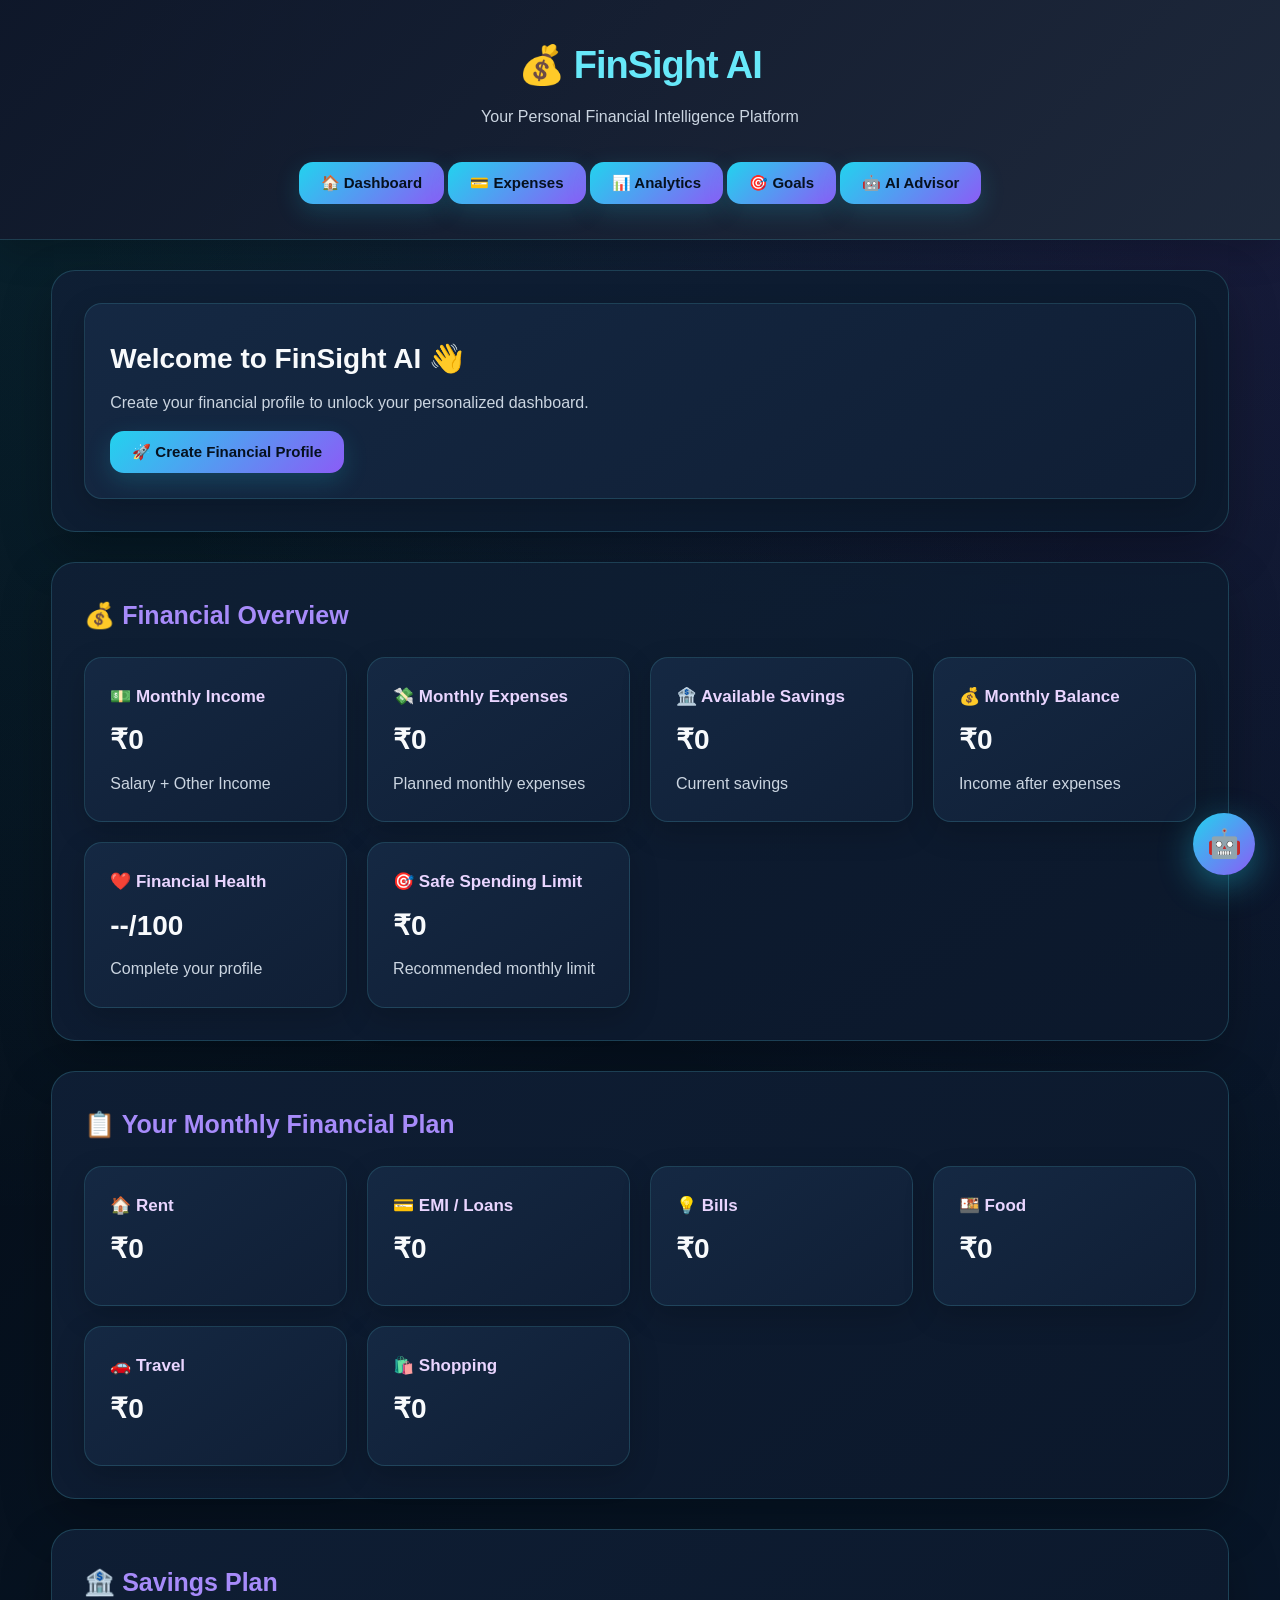
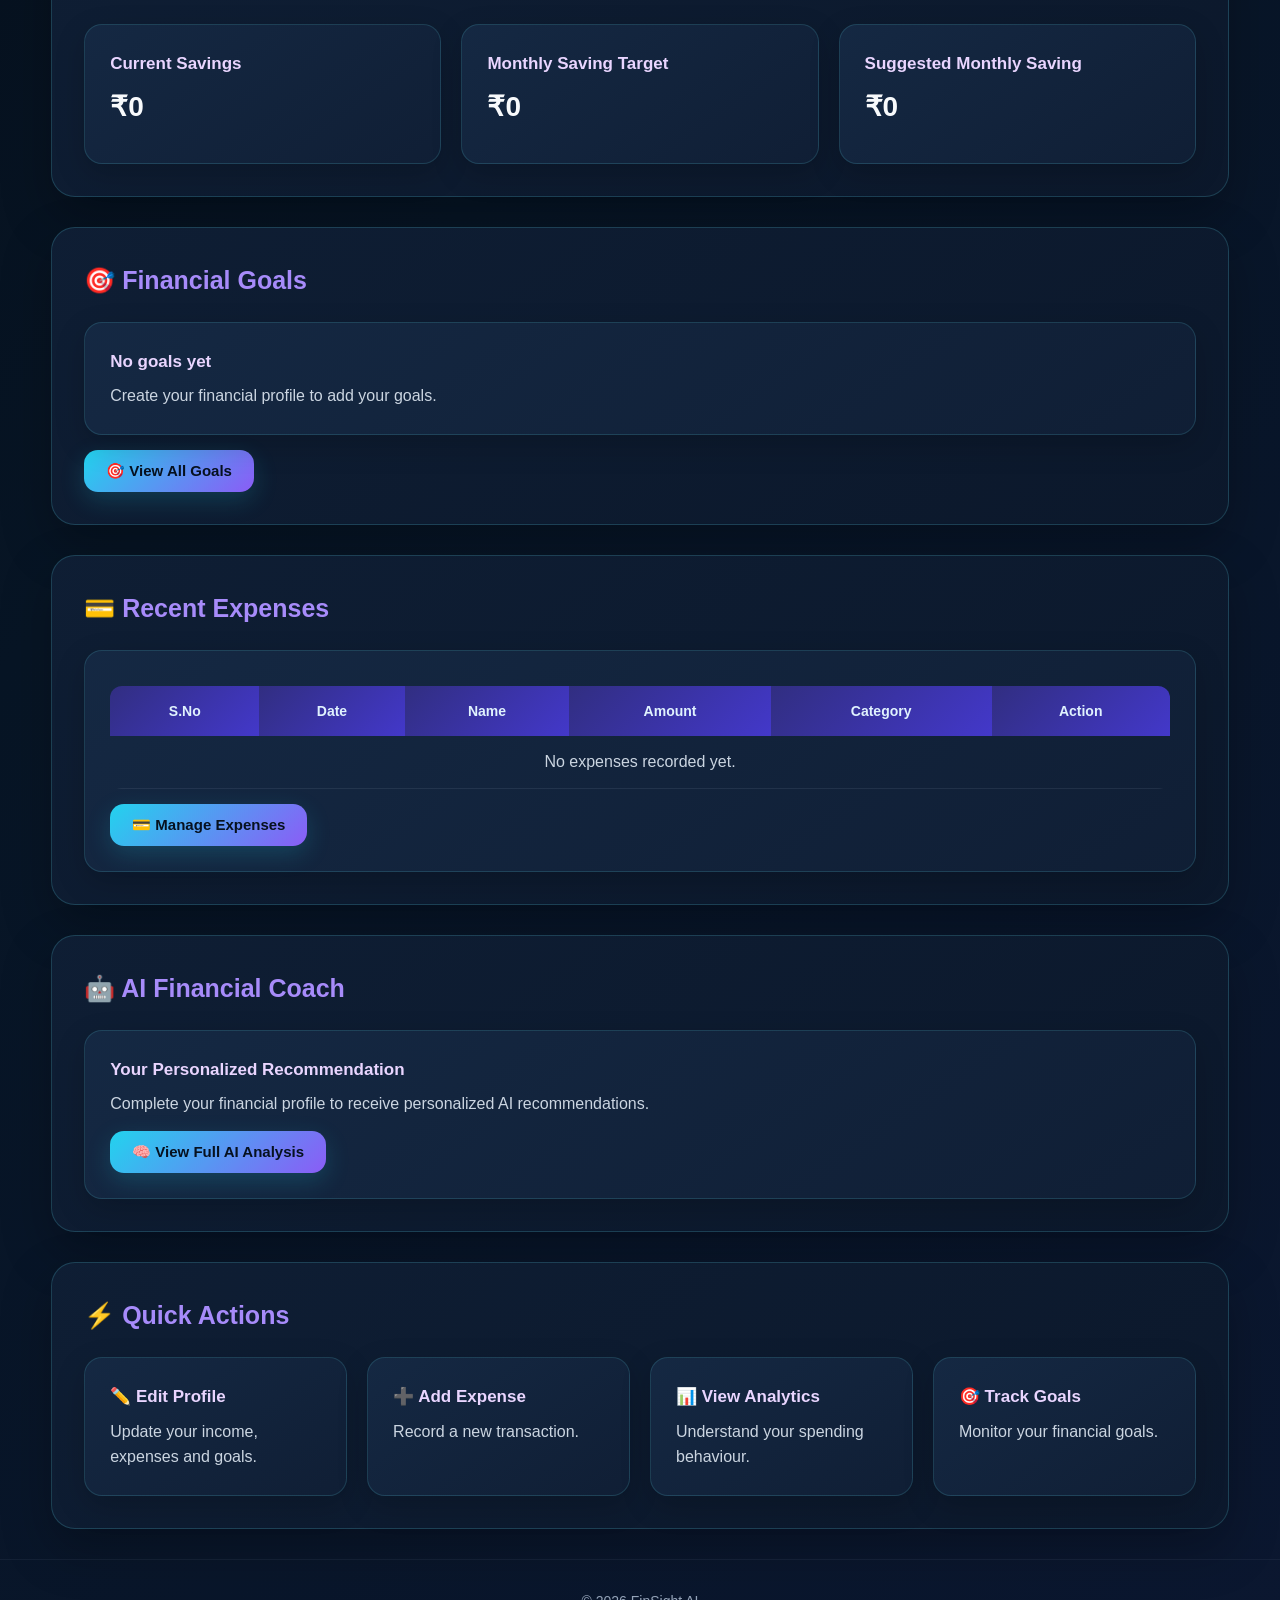
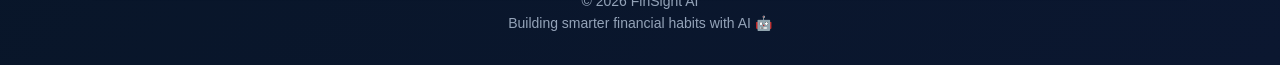
<file: index.html>
<!DOCTYPE html>
<html lang="en">

<head>

    <meta charset="UTF-8">

    <meta name="viewport" content="width=device-width, initial-scale=1.0">

    <title>FinSight AI - Dashboard</title>

    <link rel="stylesheet" href="style.css">

</head>


<body>


<!-- =====================================================
     HEADER
===================================================== -->

<header>

    <h1>💰 FinSight AI</h1>

    <p id="welcomeMessage">
        Your Personal Financial Intelligence Platform
    </p>

    <nav>

        <button onclick="window.location.href='index.html'">
            🏠 Dashboard
        </button>

        <button onclick="window.location.href='expense-tracking.html'">
            💳 Expenses
        </button>

        <button onclick="window.location.href='analytics.html'">
            📊 Analytics
        </button>

        <button onclick="window.location.href='goals.html'">
            🎯 Goals
        </button>

        <button onclick="window.location.href='ai.insights.html'">
            🤖 AI Advisor
        </button>

    </nav>

</header>



<!-- =====================================================
     PROFILE STATUS
===================================================== -->

<section id="profileSection">

    <div class="card">

        <div>

            <h2 id="dashboardTitle">
                Welcome to FinSight AI 👋
            </h2>

            <p id="profileStatus">
                Create your financial profile to get started.
            </p>

        </div>


        <button
            id="profileButton"
            onclick="openProfile()"
        >
            🚀 Create Financial Profile
        </button>

    </div>

</section>



<!-- =====================================================
     FINANCIAL OVERVIEW
===================================================== -->

<section>

    <h2>💰 Financial Overview</h2>


    <div class="dashboard">


        <!-- INCOME -->

        <div class="card">

            <h3>💵 Monthly Income</h3>

            <h2 id="dashboardIncome">
                ₹0
            </h2>

            <p>
                Salary + Other Income
            </p>

        </div>



        <!-- EXPENSE -->

        <div class="card">

            <h3>💸 Monthly Expenses</h3>

            <h2 id="dashboardExpense">
                ₹0
            </h2>

            <p>
                Planned monthly expenses
            </p>

        </div>



        <!-- SAVINGS -->

        <div class="card">

            <h3>🏦 Available Savings</h3>

            <h2 id="dashboardSavings">
                ₹0
            </h2>

            <p>
                Current savings
            </p>

        </div>



        <!-- REMAINING -->

        <div class="card">

            <h3>💰 Monthly Balance</h3>

            <h2 id="dashboardBalance">
                ₹0
            </h2>

            <p>
                Income after expenses
            </p>

        </div>



        <!-- HEALTH -->

        <div class="card">

            <h3>❤️ Financial Health</h3>

            <h2 id="dashboardHealth">
                --/100
            </h2>

            <p id="dashboardHealthText">
                Complete your profile
            </p>

        </div>



        <!-- SAFE LIMIT -->

        <div class="card">

            <h3>🎯 Safe Spending Limit</h3>

            <h2 id="safeSpending">
                ₹0
            </h2>

            <p>
                Recommended monthly limit
            </p>

        </div>


    </div>

</section>



<!-- =====================================================
     MONTHLY FINANCIAL BREAKDOWN
===================================================== -->

<section>

    <h2>📋 Your Monthly Financial Plan</h2>


    <div class="dashboard">


        <div class="card">

            <h3>🏠 Rent</h3>

            <h2 id="rentAmount">
                ₹0
            </h2>

        </div>


        <div class="card">

            <h3>💳 EMI / Loans</h3>

            <h2 id="emiAmount">
                ₹0
            </h2>

        </div>


        <div class="card">

            <h3>💡 Bills</h3>

            <h2 id="billsAmount">
                ₹0
            </h2>

        </div>


        <div class="card">

            <h3>🍱 Food</h3>

            <h2 id="foodAmount">
                ₹0
            </h2>

        </div>


        <div class="card">

            <h3>🚗 Travel</h3>

            <h2 id="travelAmount">
                ₹0
            </h2>

        </div>


        <div class="card">

            <h3>🛍️ Shopping</h3>

            <h2 id="shoppingAmount">
                ₹0
            </h2>

        </div>


    </div>

</section>



<!-- =====================================================
     SAVINGS PLAN
===================================================== -->

<section>

    <h2>🏦 Savings Plan</h2>


    <div class="dashboard">


        <div class="card">

            <h3>Current Savings</h3>

            <h2 id="currentSavings">
                ₹0
            </h2>

        </div>


        <div class="card">

            <h3>Monthly Saving Target</h3>

            <h2 id="savingTarget">
                ₹0
            </h2>

        </div>


        <div class="card">

            <h3>Suggested Monthly Saving</h3>

            <h2 id="suggestedSaving">
                ₹0
            </h2>

        </div>


    </div>

</section>



<!-- =====================================================
     GOALS PREVIEW
===================================================== -->

<section>

    <h2>🎯 Financial Goals</h2>


    <div class="dashboard" id="dashboardGoals">

        <div class="card">

            <h3>No goals yet</h3>

            <p>
                Create your financial profile to add your goals.
            </p>

        </div>

    </div>


    <button onclick="window.location.href='goals.html'">

        🎯 View All Goals

    </button>

</section>



<!-- =====================================================
     RECENT EXPENSES
===================================================== -->

<section>

    <h2>💳 Recent Expenses</h2>


    <div class="card">

        <table id="expenseTable">

            <tr>

                <th>S.No</th>

                <th>Name</th>

                <th>Amount</th>

                <th>Category</th>

                <th>Date</th>

            </tr>

        </table>


        <button
            onclick="window.location.href='expense-tracking.html'"
        >

            💳 Manage Expenses

        </button>

    </div>

</section>



<!-- =====================================================
     AI FINANCIAL COACH
===================================================== -->

<section>

    <h2>🤖 AI Financial Coach</h2>


    <div class="card">

        <h3>
            Your Personalized Recommendation
        </h3>


        <p id="dashboardAIAdvice">

            Complete your financial profile to receive
            personalized AI recommendations.

        </p>


        <button
            onclick="window.location.href='ai.insights.html'"
        >

            🧠 View Full AI Analysis

        </button>

    </div>

</section>



<!-- =====================================================
     QUICK ACTIONS
===================================================== -->

<section>

    <h2>⚡ Quick Actions</h2>


    <div class="dashboard">


        <div
            class="card feature-card"
            onclick="openProfile()"
        >

            <h3>✏️ Edit Profile</h3>

            <p>
                Update your income, expenses and goals.
            </p>

        </div>


        <div
            class="card feature-card"
            onclick="window.location.href='expense-tracking.html'"
        >

            <h3>➕ Add Expense</h3>

            <p>
                Record a new transaction.
            </p>

        </div>


        <div
            class="card feature-card"
            onclick="window.location.href='analytics.html'"
        >

            <h3>📊 View Analytics</h3>

            <p>
                Understand your spending behaviour.
            </p>

        </div>


        <div
            class="card feature-card"
            onclick="window.location.href='goals.html'"
        >

            <h3>🎯 Track Goals</h3>

            <p>
                Monitor your financial goals.
            </p>

        </div>


    </div>

</section>



<!-- =====================================================
     FOOTER
===================================================== -->

<footer>

    <p>
        © 2026 FinSight AI
    </p>

    <p>
        Building smarter financial habits with AI 🤖
    </p>

</footer>



<!-- =====================================================
     AI CHAT BUTTON
===================================================== -->

<div
    class="ai-button"
    onclick="openAIChat()"
>

    🤖

</div>



<!-- =====================================================
     AI CHAT BOX
===================================================== -->

<div
    class="ai-chat-box"
    id="aiChatBox"
>


    <h3>
        🤖 FinSight AI Assistant
    </h3>


    <div id="chatMessages">

        <p>
            🤖 Hi! I'm your FinSight AI Assistant.
        </p>

        <p>
            Ask me about your salary, expenses,
            savings, goals or budgeting.
        </p>

    </div>


    <input
        id="aiInput"
        type="text"
        placeholder="Ask about your money..."
        onkeydown="if(event.key==='Enter') sendMessage()"
    >


    <button onclick="sendMessage()">

        Send

    </button>


</div>



<!-- =====================================================
     SCRIPT
===================================================== -->

<script src="script.js"></script>


<script>


/* =====================================================
   LOAD DASHBOARD
===================================================== */

function loadDashboard(){

    let profile = getProfile();


    if(!profile){

        document.getElementById("dashboardTitle").innerHTML =
            "Welcome to FinSight AI 👋";

        document.getElementById("profileStatus").innerHTML =
            "Create your financial profile to unlock your personalized dashboard.";

        document.getElementById("profileButton").innerHTML =
            "🚀 Create Financial Profile";

        return;

    }



    /* PROFILE */

    document.getElementById("dashboardTitle").innerHTML =
        "Welcome, " + profile.name + " 👋";


    document.getElementById("profileStatus").innerHTML =
        "Your personalized financial dashboard is ready.";


    document.getElementById("profileButton").innerHTML =
        "✏️ Edit Financial Profile";



    /* =================================================
       INCOME
    ================================================= */

    let salary = Number(profile.salary) || 0;

    let otherIncome =
        Number(profile.otherIncome) || 0;

    let totalIncome =
        salary + otherIncome;



    /* =================================================
       EXPENSES
    ================================================= */

    let rent =
        Number(profile.rent) || 0;

    let emi =
        Number(profile.emi) || 0;

    let bills =
        Number(profile.bills) || 0;

    let food =
        Number(profile.food) || 0;

    let travel =
        Number(profile.travel) || 0;

    let shopping =
        Number(profile.shopping) || 0;

    let otherExpense =
        Number(profile.otherExpense) || 0;


    let totalExpense =
        rent +
        emi +
        bills +
        food +
        travel +
        shopping +
        otherExpense;



    /* =================================================
       BALANCE
    ================================================= */

    let balance =
        totalIncome - totalExpense;



    /* =================================================
       CURRENT SAVINGS
    ================================================= */

    let currentSavings =
        Number(profile.currentSavings) || 0;


    let savingTarget =
        Number(profile.savingTarget) || 0;



    /* =================================================
       SUGGESTED SAVING
    ================================================= */

    let suggestedSaving = 0;


    if(balance > 0){

        suggestedSaving =
            Math.round(balance * 0.5);

    }



    /* =================================================
       SAFE SPENDING
    ================================================= */

    let safeSpending =
        Math.max(
            0,
            Math.round(
                totalIncome * 0.7
            )
        );



    /* =================================================
       FINANCIAL HEALTH SCORE
    ================================================= */

    let score = 50;


    if(totalIncome > 0){

        let savingRate =
            balance / totalIncome;


        if(savingRate >= 0.30){

            score = 95;

        }

        else if(savingRate >= 0.20){

            score = 90;

        }

        else if(savingRate >= 0.10){

            score = 80;

        }

        else if(savingRate > 0){

            score = 70;

        }

        else{

            score = 45;

        }

    }



    /* =================================================
       DISPLAY MAIN DATA
    ================================================= */

    document.getElementById("dashboardIncome").innerHTML =
        "₹" + totalIncome.toLocaleString("en-IN");


    document.getElementById("dashboardExpense").innerHTML =
        "₹" + totalExpense.toLocaleString("en-IN");


    document.getElementById("dashboardSavings").innerHTML =
        "₹" + currentSavings.toLocaleString("en-IN");


    document.getElementById("dashboardBalance").innerHTML =
        "₹" + balance.toLocaleString("en-IN");


    document.getElementById("dashboardHealth").innerHTML =
        score + "/100";


    document.getElementById("safeSpending").innerHTML =
        "₹" + safeSpending.toLocaleString("en-IN");



    /* =================================================
       HEALTH TEXT
    ================================================= */

    let healthText;


    if(score >= 90){

        healthText =
            "Excellent financial position";

    }

    else if(score >= 80){

        healthText =
            "Good financial condition";

    }

    else if(score >= 70){

        healthText =
            "Needs some improvement";

    }

    else{

        healthText =
            "High financial pressure";

    }


    document.getElementById("dashboardHealthText").innerHTML =
        healthText;



    /* =================================================
       BREAKDOWN
    ================================================= */

    document.getElementById("rentAmount").innerHTML =
        "₹" + rent.toLocaleString("en-IN");


    document.getElementById("emiAmount").innerHTML =
        "₹" + emi.toLocaleString("en-IN");


    document.getElementById("billsAmount").innerHTML =
        "₹" + bills.toLocaleString("en-IN");


    document.getElementById("foodAmount").innerHTML =
        "₹" + food.toLocaleString("en-IN");


    document.getElementById("travelAmount").innerHTML =
        "₹" + travel.toLocaleString("en-IN");


    document.getElementById("shoppingAmount").innerHTML =
        "₹" + shopping.toLocaleString("en-IN");



    /* =================================================
       SAVINGS
    ================================================= */

    document.getElementById("currentSavings").innerHTML =
        "₹" + currentSavings.toLocaleString("en-IN");


    document.getElementById("savingTarget").innerHTML =
        "₹" + savingTarget.toLocaleString("en-IN");


    document.getElementById("suggestedSaving").innerHTML =
        "₹" + suggestedSaving.toLocaleString("en-IN");



    /* =================================================
       AI RECOMMENDATION
    ================================================= */

    let advice = generateAIAdvice();


    document.getElementById("dashboardAIAdvice").innerHTML =
        advice;



    /* =================================================
       GOALS
    ================================================= */

    loadDashboardGoals();

}



/* =====================================================
   OPEN PROFILE
===================================================== */

function openProfile(){

    window.location.href = "setup.html";

}



/* =====================================================
   DASHBOARD GOALS
===================================================== */

function loadDashboardGoals(){

    let profile = getProfile();

    let container =
        document.getElementById("dashboardGoals");


    if(!profile){

        return;

    }


    container.innerHTML = "";


    let allGoals = [];


    if(Array.isArray(profile.shortGoals)){

        profile.shortGoals.forEach(function(goal){

            if(
                goal.goal &&
                Number(goal.amount) > 0
            ){

                allGoals.push({
                    type: "Short-Term",
                    goal: goal.goal,
                    amount: Number(goal.amount)
                });

            }

        });

    }


    if(Array.isArray(profile.longGoals)){

        profile.longGoals.forEach(function(goal){

            if(
                goal.goal &&
                Number(goal.amount) > 0
            ){

                allGoals.push({
                    type: "Long-Term",
                    goal: goal.goal,
                    amount: Number(goal.amount)
                });

            }

        });

    }


    if(allGoals.length === 0){

        container.innerHTML = `

            <div class="card">

                <h3>🎯 No Goals Added</h3>

                <p>
                    Add your financial goals from your profile.
                </p>

            </div>

        `;

        return;

    }


    allGoals.slice(0, 4).forEach(function(goal){

        container.innerHTML += `

            <div class="card">

                <h3>
                    🎯 ${goal.goal}
                </h3>

                <h2>
                    ₹${goal.amount.toLocaleString("en-IN")}
                </h2>

                <p>
                    ${goal.type} Goal
                </p>

            </div>

        `;

    });

}



/* =====================================================
   RECENT EXPENSES
===================================================== */

function loadDashboardExpenses(){

    let table =
        document.getElementById("expenseTable");


    if(!table){

        return;

    }


    let expenses =
        JSON.parse(
            localStorage.getItem("expenses")
        ) || [];


    table.innerHTML = `

        <tr>

            <th>S.No</th>

            <th>Name</th>

            <th>Amount</th>

            <th>Category</th>

            <th>Date</th>

        </tr>

    `;


    if(expenses.length === 0){

        let row =
            table.insertRow();


        let cell =
            row.insertCell();


        cell.colSpan = 5;


        cell.innerHTML =
            "No expenses recorded yet.";

        return;

    }


    let recent =
        expenses.slice(-5).reverse();


    recent.forEach(function(expense, index){

        let row =
            table.insertRow();


        row.insertCell(0).innerHTML =
            index + 1;


        row.insertCell(1).innerHTML =
            expense.name;


        row.insertCell(2).innerHTML =
            "₹" +
            Number(expense.amount)
            .toLocaleString("en-IN");


        row.insertCell(3).innerHTML =
            expense.category;


        row.insertCell(4).innerHTML =
            expense.date || "-";

    });

}



/* =====================================================
   INITIALIZE
===================================================== */

window.addEventListener(
    "DOMContentLoaded",
    function(){

        loadDashboard();

        loadDashboardExpenses();

    }
);


</script>


</body>

</html>
</file>
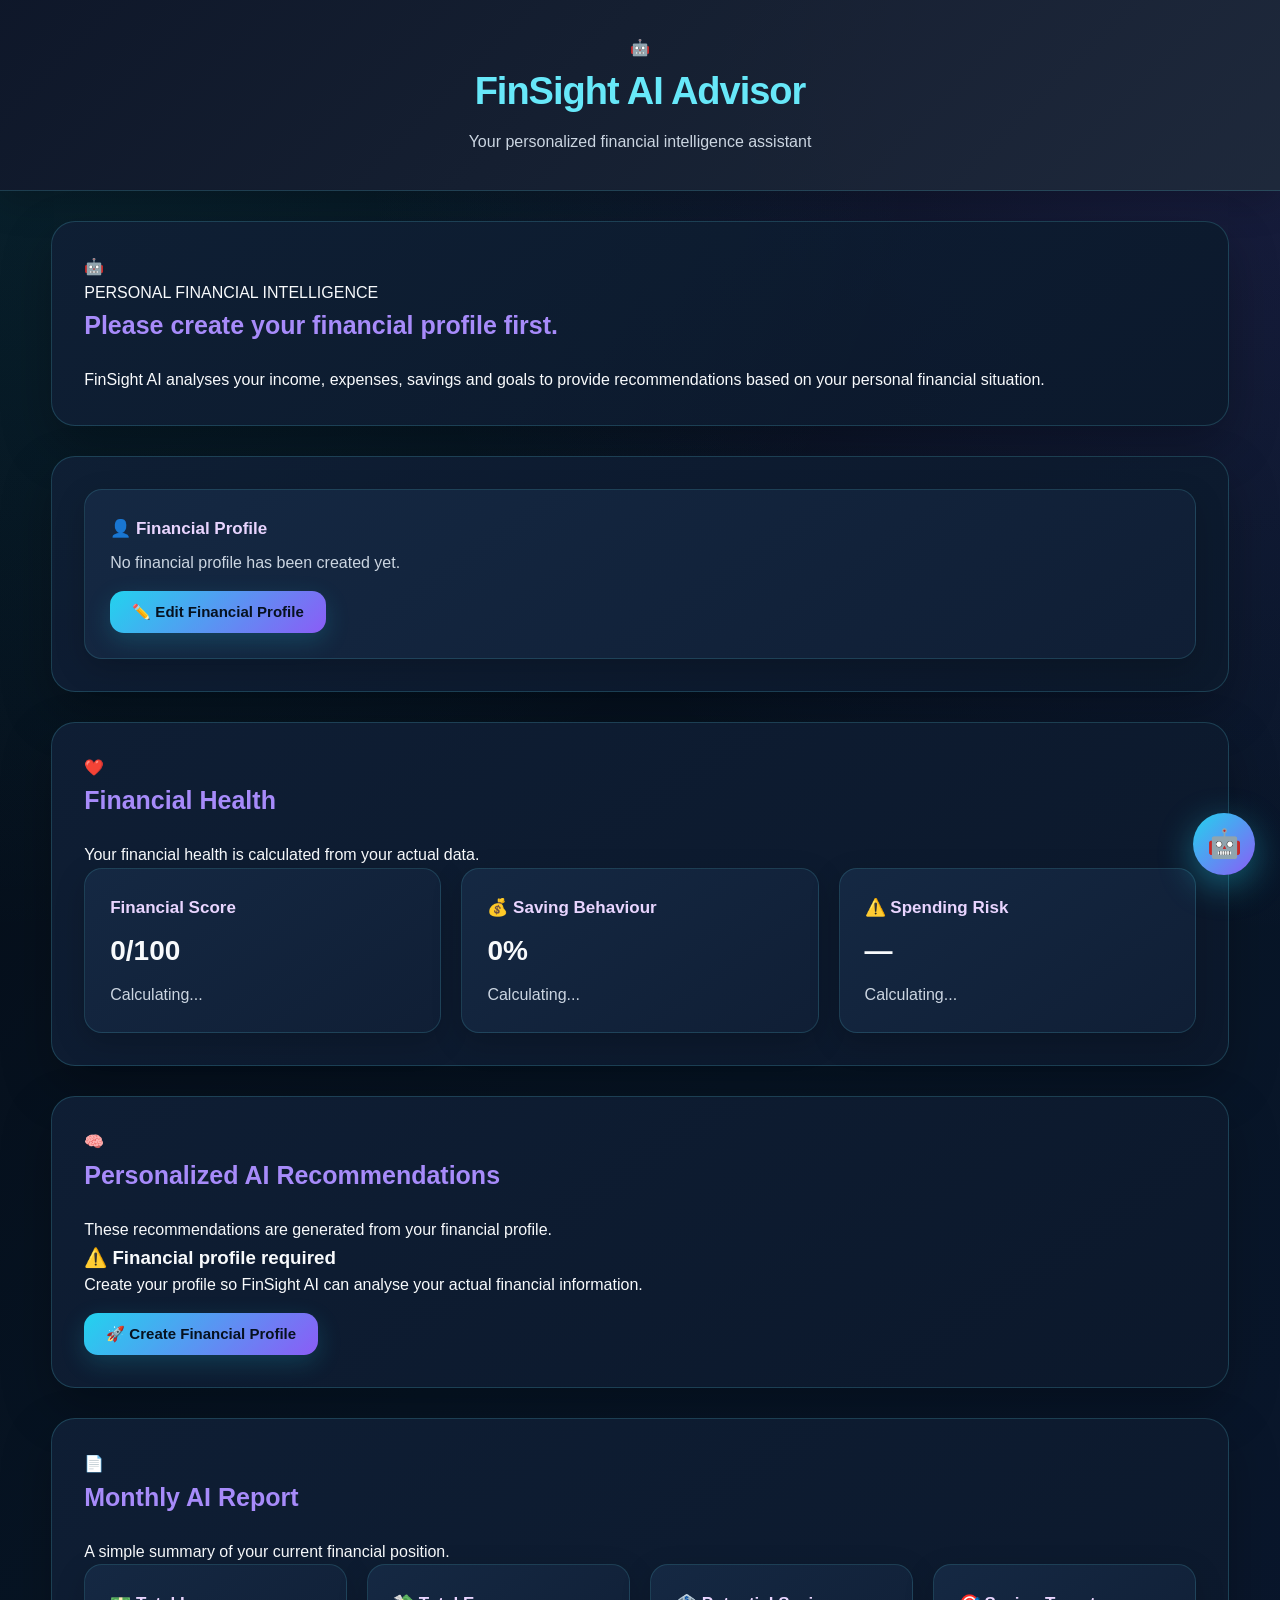
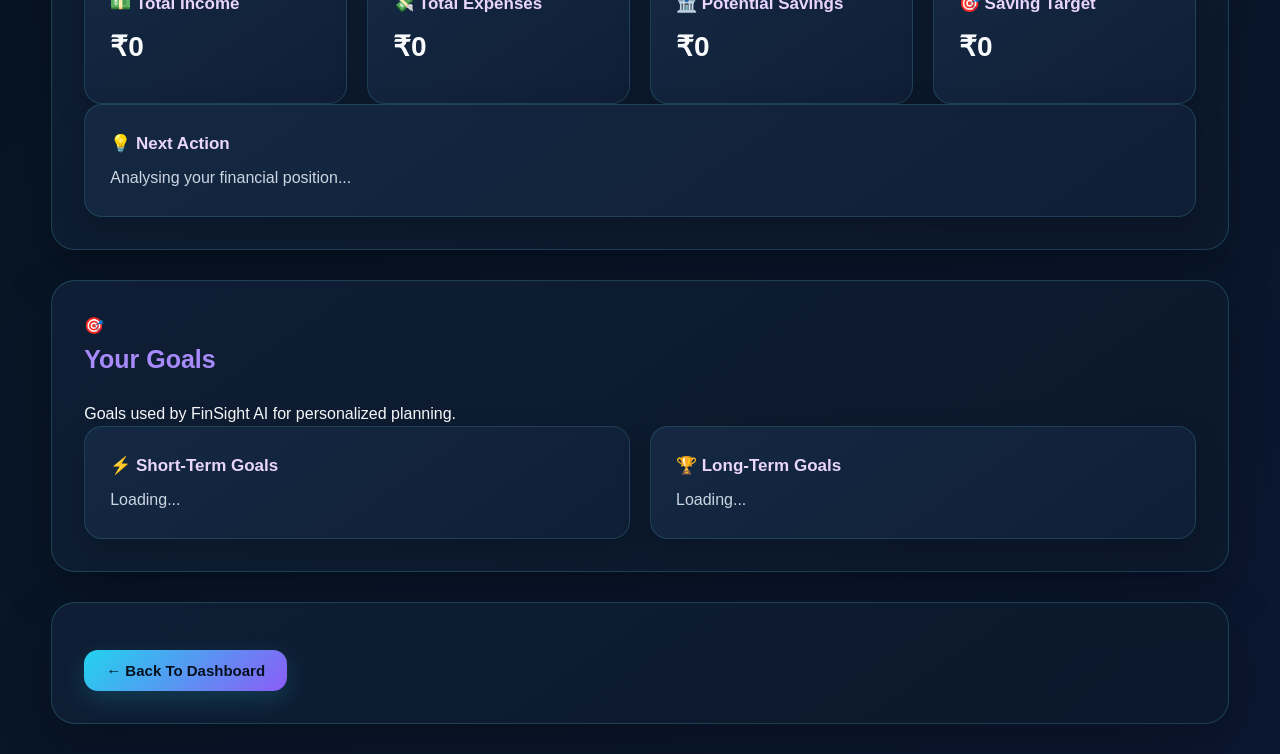
<file: ai-insights.html>
<!DOCTYPE html>
<html lang="en">

<head>

    <meta charset="UTF-8">

    <meta name="viewport" content="width=device-width, initial-scale=1.0">

    <title>FinSight AI - AI Advisor</title>

    <link rel="stylesheet" href="style.css">

</head>


<body>


<!-- =====================================
     HEADER
===================================== -->

<header>

    <div class="header-content">

        <div class="brand">

            <div class="brand-icon">
                🤖
            </div>

            <div>

                <h1>FinSight AI Advisor</h1>

                <p>
                    Your personalized financial intelligence assistant
                </p>

            </div>

        </div>

    </div>

</header>



<!-- =====================================
     PAGE INTRO
===================================== -->

<section class="page-intro">

    <div class="intro-icon">
        🤖
    </div>

    <div>

        <span class="eyebrow">
            PERSONAL FINANCIAL INTELLIGENCE
        </span>

        <h2 id="welcomeAI">
            Your Financial AI Advisor
        </h2>

        <p>
            FinSight AI analyses your income, expenses, savings
            and goals to provide recommendations based on your
            personal financial situation.
        </p>

    </div>

</section>



<!-- =====================================
     PROFILE ACTION
===================================== -->

<section>

    <div class="dashboard">

        <div class="card">

            <h3>👤 Financial Profile</h3>

            <p id="profileSummary">
                Loading your profile...
            </p>

            <button onclick="editProfile()">
                ✏️ Edit Financial Profile
            </button>

        </div>

    </div>

</section>



<!-- =====================================
     FINANCIAL HEALTH
===================================== -->

<section>

    <div class="section-heading">

        <div class="section-icon">
            ❤️
        </div>

        <div>

            <h2>Financial Health</h2>

            <p>
                Your financial health is calculated from your actual data.
            </p>

        </div>

    </div>


    <div class="dashboard">


        <div class="card">

            <h3>Financial Score</h3>

            <h2 id="score">
                0/100
            </h2>

            <p id="healthText">
                Calculating...
            </p>

        </div>



        <div class="card">

            <h3>💰 Saving Behaviour</h3>

            <h2 id="savingRate">
                0%
            </h2>

            <p id="savingAdvice">
                Calculating...
            </p>

        </div>



        <div class="card">

            <h3>⚠️ Spending Risk</h3>

            <h2 id="riskAdvice">
                —
            </h2>

            <p id="riskText">
                Calculating...
            </p>

        </div>


    </div>

</section>



<!-- =====================================
     PERSONAL AI RECOMMENDATIONS
===================================== -->

<section>

    <div class="section-heading">

        <div class="section-icon">
            🧠
        </div>

        <div>

            <h2>Personalized AI Recommendations</h2>

            <p>
                These recommendations are generated from your financial profile.
            </p>

        </div>

    </div>


    <div
        class="ai-insight-card"
        id="aiAdvice"
    >

        Analysing your financial profile...

    </div>

</section>



<!-- =====================================
     MONTHLY AI REPORT
===================================== -->

<section>

    <div class="section-heading">

        <div class="section-icon">
            📄
        </div>

        <div>

            <h2>Monthly AI Report</h2>

            <p>
                A simple summary of your current financial position.
            </p>

        </div>

    </div>


    <div class="dashboard">


        <div class="card">

            <h3>💵 Total Income</h3>

            <h2 id="incomeReport">
                ₹0
            </h2>

        </div>



        <div class="card">

            <h3>💸 Total Expenses</h3>

            <h2 id="expenseReport">
                ₹0
            </h2>

        </div>



        <div class="card">

            <h3>🏦 Potential Savings</h3>

            <h2 id="savingReport">
                ₹0
            </h2>

        </div>



        <div class="card">

            <h3>🎯 Saving Target</h3>

            <h2 id="targetReport">
                ₹0
            </h2>

        </div>


    </div>



    <div class="card">

        <h3>
            💡 Next Action
        </h3>

        <p id="actionReport">
            Analysing your financial position...
        </p>

    </div>

</section>



<!-- =====================================
     GOAL SUMMARY
===================================== -->

<section>

    <div class="section-heading">

        <div class="section-icon">
            🎯
        </div>

        <div>

            <h2>Your Goals</h2>

            <p>
                Goals used by FinSight AI for personalized planning.
            </p>

        </div>

    </div>


    <div class="dashboard">


        <div class="card">

            <h3>
                ⚡ Short-Term Goals
            </h3>

            <p id="shortGoalsAI">
                Loading...
            </p>

        </div>



        <div class="card">

            <h3>
                🏆 Long-Term Goals
            </h3>

            <p id="longGoalsAI">
                Loading...
            </p>

        </div>


    </div>

</section>



<!-- =====================================
     BACK
===================================== -->

<section class="page-actions">

    <button
        class="secondary-button"
        onclick="window.location.href='index.html'"
    >

        ← Back To Dashboard

    </button>

</section>



<!-- =====================================
     FLOATING AI CHAT
===================================== -->

<div
    class="ai-button"
    onclick="openAIChat()"
>

    🤖

</div>



<!-- =====================================
     AI CHAT POPUP
===================================== -->

<div
    class="ai-chat-box"
    id="aiChatBox"
>


    <div class="chat-header">

        <div>

            <h3>
                🤖 FinSight AI
            </h3>

            <p>
                Personal Financial Assistant
            </p>

        </div>


        <button
            class="chat-close"
            onclick="openAIChat()"
        >

            ×

        </button>

    </div>



    <div id="chatMessages">

        <p>
            🤖 Hi! I'm your FinSight AI Assistant.
        </p>

        <p>
            Ask me about your income, expenses, savings,
            goals or financial health.
        </p>

    </div>



    <div class="chat-input-area">

        <input
            id="aiInput"
            type="text"
            placeholder="Ask about your money..."
            onkeydown="if(event.key === 'Enter') sendMessage()"
        >


        <button onclick="sendMessage()">
            Send
        </button>

    </div>

</div>



<!-- =====================================
     MASTER SCRIPT
===================================== -->

<script src="script.js"></script>



<!-- =====================================
     AI PAGE INITIALIZATION
===================================== -->

<script>

document.addEventListener(
    "DOMContentLoaded",
    function () {

        const profile =
            typeof getProfile === "function"
                ? getProfile()
                : JSON.parse(
                    localStorage.getItem(
                        "finSightProfile"
                    )
                );


        if (!profile) {

            document.getElementById(
                "welcomeAI"
            ).innerHTML =
                "Please create your financial profile first.";

            document.getElementById(
                "profileSummary"
            ).innerHTML =
                "No financial profile has been created yet.";

            document.getElementById(
                "aiAdvice"
            ).innerHTML = `

                <div class="empty-state">

                    <h3>
                        ⚠️ Financial profile required
                    </h3>

                    <p>
                        Create your profile so FinSight AI can
                        analyse your actual financial information.
                    </p>

                    <button
                        onclick="window.location.href='setup.html'"
                    >
                        🚀 Create Financial Profile
                    </button>

                </div>

            `;

            return;

        }



        /* =====================================
           PROFILE
        ===================================== */

        document.getElementById(
            "welcomeAI"
        ).innerHTML =
            "Welcome " +
            escapeHTML(profile.name || "there") +
            " 👋";


        document.getElementById(
            "profileSummary"
        ).innerHTML =
            "Your profile is connected. FinSight AI is using your income, expenses, savings and goals to personalize your recommendations.";



        /* =====================================
           ANALYSIS
        ===================================== */

        let analysis;


        if (
            typeof analyzeFinancialHealth ===
            "function"
        ) {

            analysis =
                analyzeFinancialHealth();

        }

        else {

            const income =
                Number(profile.salary || 0) +
                Number(profile.otherIncome || 0);


            const expense =
                Number(profile.rent || 0) +
                Number(profile.emi || 0) +
                Number(profile.bills || 0) +
                Number(profile.food || 0) +
                Number(profile.travel || 0) +
                Number(profile.shopping || 0) +
                Number(profile.otherExpense || 0);


            const savings =
                income - expense;


            const savingRate =
                income > 0
                    ? (savings / income) * 100
                    : 0;


            let score = 50;


            if (savingRate >= 30) {
                score = 95;
            }

            else if (savingRate >= 20) {
                score = 88;
            }

            else if (savingRate >= 10) {
                score = 78;
            }

            else if (savingRate > 0) {
                score = 68;
            }


            analysis = {

                score: score,

                health:
                    score >= 85
                        ? "Excellent financial health"
                        : score >= 70
                            ? "Good financial health"
                            : score >= 50
                                ? "Needs improvement"
                                : "High financial risk",

                income: income,

                expense: expense,

                savings: savings,

                savingRate: savingRate,

                risk:
                    expense > income * 0.75
                        ? "High"
                        : "Low"

            };

        }



        /* =====================================
           SCORE
        ===================================== */

        document.getElementById(
            "score"
        ).innerHTML =
            analysis.score +
            "/100";


        document.getElementById(
            "healthText"
        ).innerHTML =
            analysis.health;



        /* =====================================
           SAVING RATE
        ===================================== */

        document.getElementById(
            "savingRate"
        ).innerHTML =
            Math.max(
                0,
                Number(
                    analysis.savingRate || 0
                )
            ).toFixed(1) +
            "%";


        const savingTarget =
            Number(
                profile.savingTarget || 0
            );


        document.getElementById(
            "savingAdvice"
        ).innerHTML =

            analysis.savings >= savingTarget &&
            savingTarget > 0

                ? "✅ You are currently meeting your monthly saving target."

                : "Your estimated monthly surplus is " +
                  formatCurrency(
                      Math.max(
                          analysis.savings,
                          0
                      )
                  ) +
                  ".";



        /* =====================================
           SPENDING RISK
        ===================================== */

        document.getElementById(
            "riskAdvice"
        ).innerHTML =
            analysis.risk;


        document.getElementById(
            "riskText"
        ).innerHTML =

            analysis.risk === "Low"

                ? "🟢 Your planned spending is under control."

                : "⚠️ A large portion of your income is being spent. Review flexible expenses.";



        /* =====================================
           AI RECOMMENDATIONS
        ===================================== */

        let recommendations;


        if (
            typeof getPersonalizedRecommendations ===
            "function"
        ) {

            recommendations =
                getPersonalizedRecommendations();

        }

        else {

            recommendations = [
                "Continue tracking your expenses.",
                "Maintain regular savings.",
                "Review your financial goals every month."
            ];

        }


        document.getElementById(
            "aiAdvice"
        ).innerHTML = `

            <div class="ai-recommendations">

                ${
                    recommendations.map(
                        function (recommendation, index) {

                            return `

                                <div class="ai-recommendation">

                                    <strong>
                                        ${index + 1}.
                                    </strong>

                                    <span>
                                        ${recommendation}
                                    </span>

                                </div>

                            `;

                        }
                    ).join("")
                }

            </div>

        `;



        /* =====================================
           MONTHLY REPORT
        ===================================== */

        document.getElementById(
            "incomeReport"
        ).innerHTML =
            formatCurrency(
                analysis.income
            );


        document.getElementById(
            "expenseReport"
        ).innerHTML =
            formatCurrency(
                analysis.expense
            );


        document.getElementById(
            "savingReport"
        ).innerHTML =
            formatCurrency(
                Math.max(
                    analysis.savings,
                    0
                )
            );


        document.getElementById(
            "targetReport"
        ).innerHTML =
            formatCurrency(
                savingTarget
            );



        /* =====================================
           NEXT ACTION
        ===================================== */

        let nextAction;


        if (
            analysis.savings <= 0
        ) {

            nextAction =
                "🔴 Reduce unnecessary expenses and create a positive monthly savings amount.";

        }

        else if (
            savingTarget > 0 &&
            analysis.savings < savingTarget
        ) {

            nextAction =
                "🎯 Increase your monthly savings or reduce flexible spending so you can reach your saving target.";

        }

        else if (
            analysis.savingRate < 20
        ) {

            nextAction =
                "💰 Try to gradually increase your savings rate toward 20%.";

        }

        else {

            nextAction =
                "🌟 Keep your current financial discipline and continue working toward your goals.";

        }


        document.getElementById(
            "actionReport"
        ).innerHTML =
            nextAction;



        /* =====================================
           GOALS
        ===================================== */

        const shortGoals =
            (profile.shortGoals || [])
                .filter(
                    function (goal) {

                        return (
                            goal.goal &&
                            Number(goal.amount) > 0
                        );

                    }
                );


        const longGoals =
            (profile.longGoals || [])
                .filter(
                    function (goal) {

                        return (
                            goal.goal &&
                            Number(goal.amount) > 0
                        );

                    }
                );



        document.getElementById(
            "shortGoalsAI"
        ).innerHTML =

            shortGoals.length

                ? shortGoals
                    .map(
                        function (goal) {

                            return (
                                "🎯 " +
                                escapeHTML(goal.goal) +
                                " — " +
                                formatCurrency(goal.amount)
                            );

                        }
                    )
                    .join("<br>")

                : "No short-term goals added.";



        document.getElementById(
            "longGoalsAI"
        ).innerHTML =

            longGoals.length

                ? longGoals
                    .map(
                        function (goal) {

                            return (
                                "🏆 " +
                                escapeHTML(goal.goal) +
                                " — " +
                                formatCurrency(goal.amount)
                            );

                        }
                    )
                    .join("<br>")

                : "No long-term goals added.";

    }
);


/* =====================================
   CURRENCY HELPER
===================================== */

function formatCurrency(amount) {

    return "₹" +
        Number(
            amount || 0
        ).toLocaleString(
            "en-IN"
        );

}

</script>


</body>

</html>
</file>
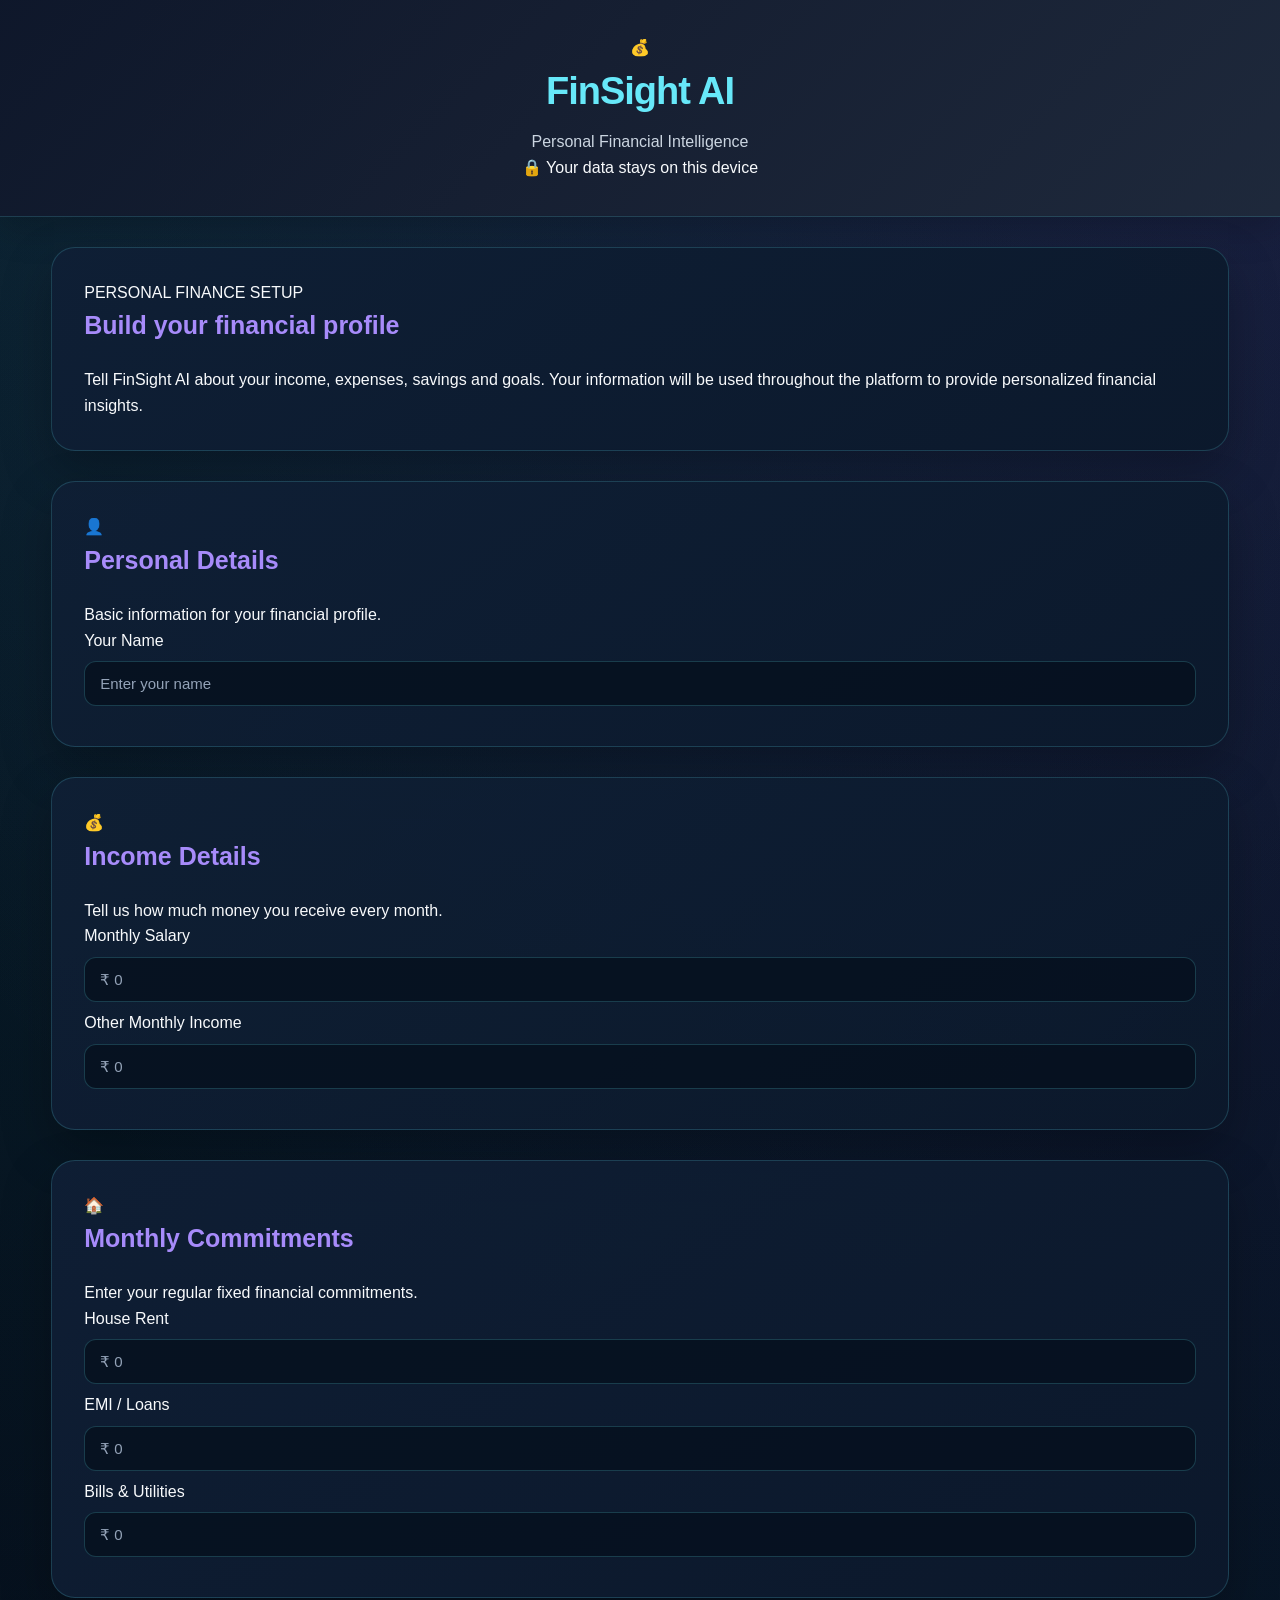
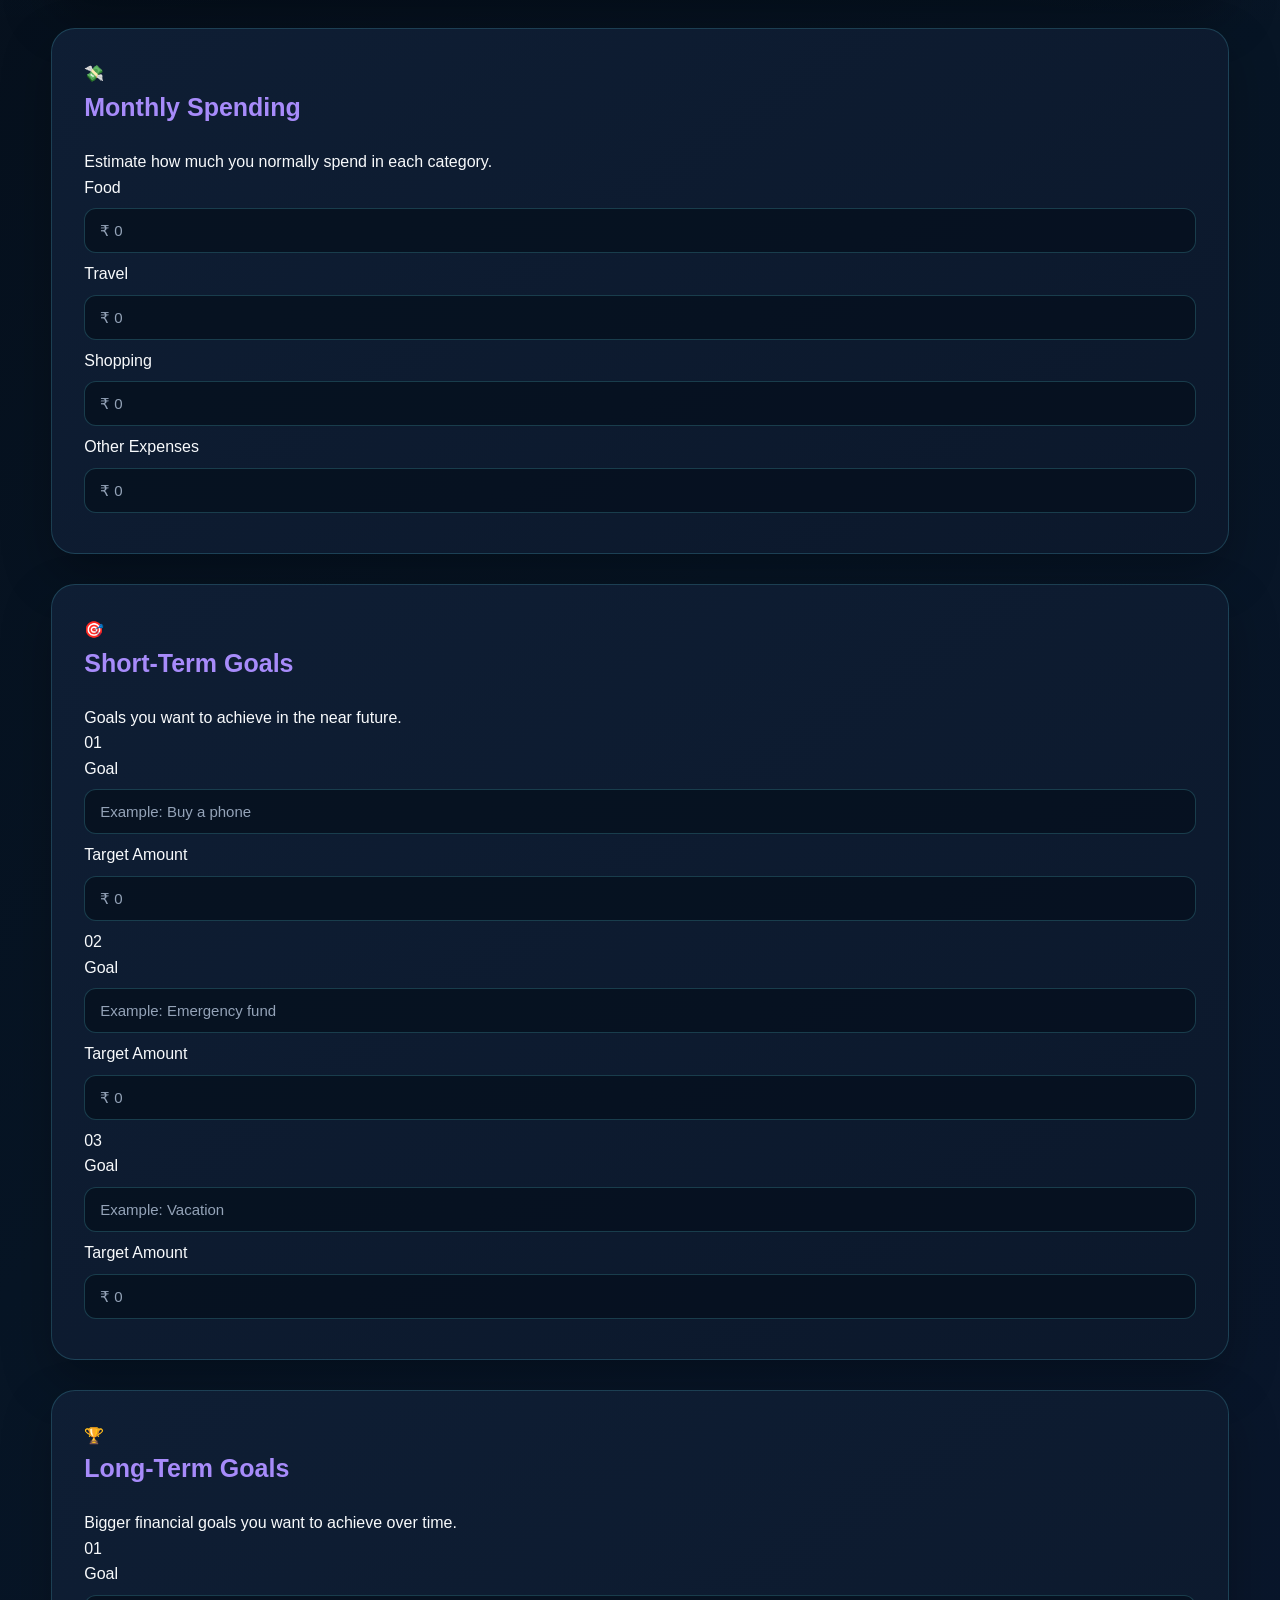
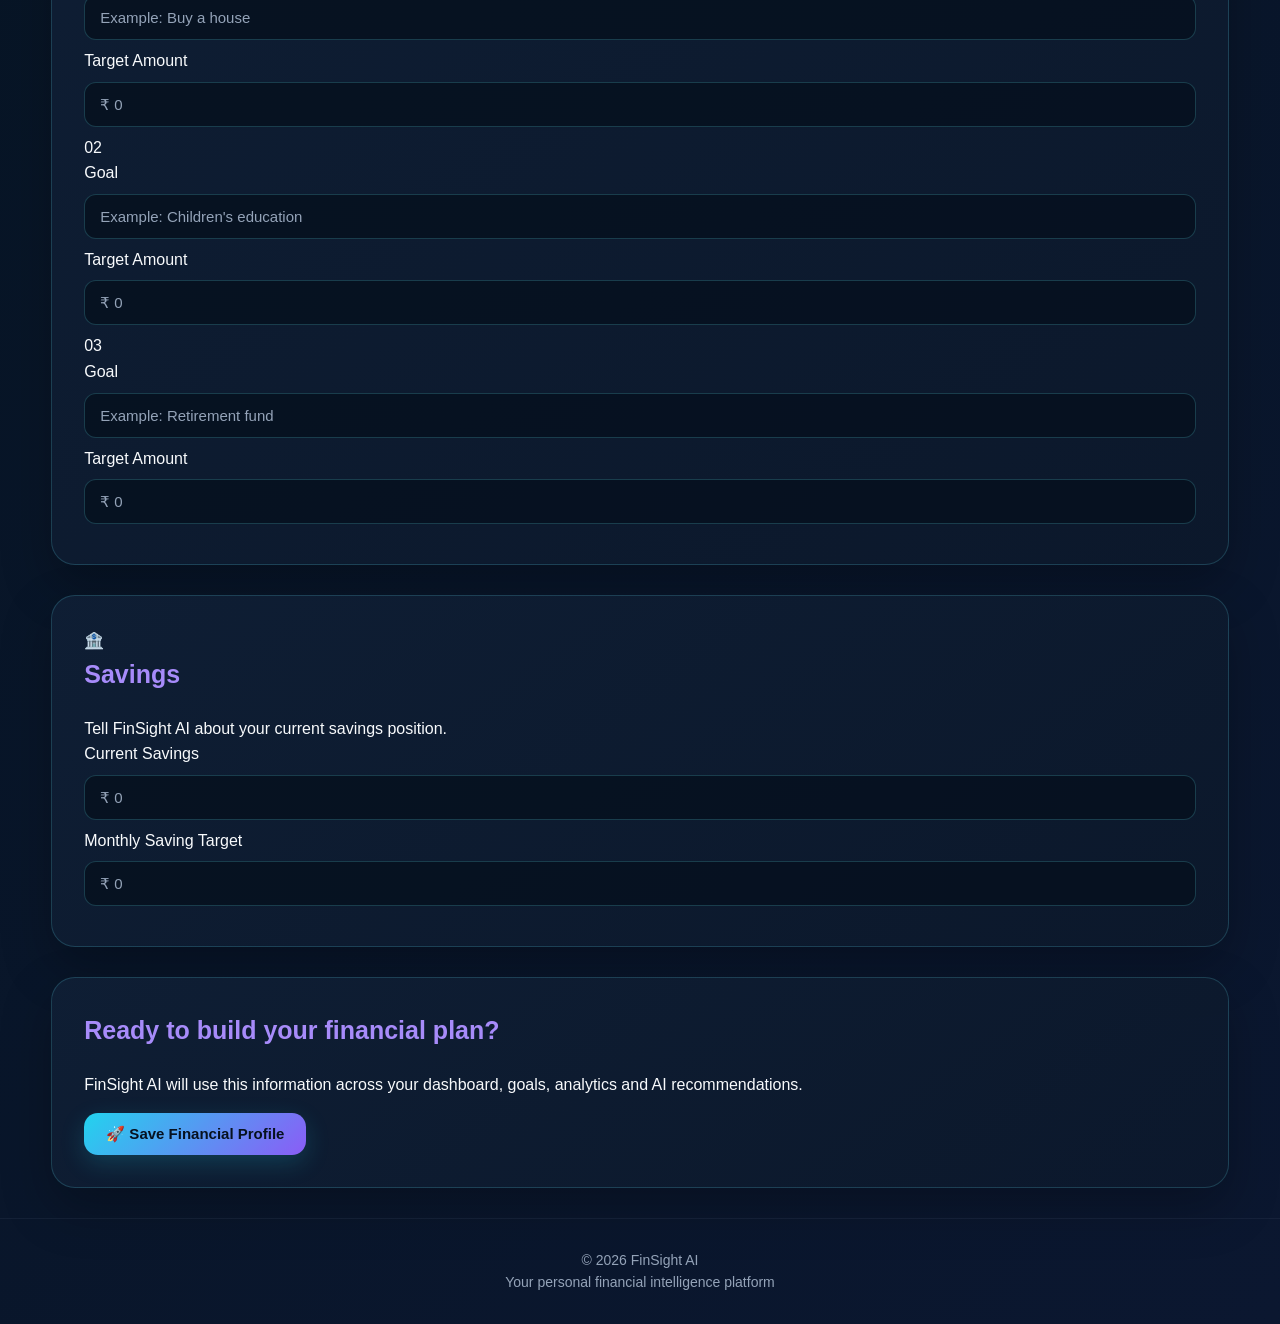
<file: dashboard.html>
<!DOCTYPE html>
<html lang="en">

<head>

    <meta charset="UTF-8">

    <meta name="viewport" content="width=device-width, initial-scale=1.0">

    <title>FinSight AI - Dashboard</title>

    <link rel="stylesheet" href="style.css">

</head>


<body>


<!-- ================================
     HEADER
================================ -->

<header>

    <h1>📊 FinSight AI Dashboard</h1>

    <p id="dashboardWelcome">
        Your personal financial command center
    </p>

</header>



<!-- ================================
     PROFILE SUMMARY
================================ -->

<section>

    <h2>👤 Financial Profile</h2>

    <div class="dashboard">


        <div class="card">

            <h3>👋 Welcome</h3>

            <h2 id="userNameDisplay">User</h2>

            <p>Your financial journey starts here.</p>

        </div>


        <div class="card">

            <h3>💰 Monthly Income</h3>

            <h2 id="incomeDisplay">₹0</h2>

            <p>Salary + other income</p>

        </div>


        <div class="card">

            <h3>💸 Monthly Expenses</h3>

            <h2 id="expenseDisplay">₹0</h2>

            <p>Planned expenses</p>

        </div>


        <div class="card">

            <h3>🏦 Available Savings</h3>

            <h2 id="savingsDisplay">₹0</h2>

            <p>Current savings</p>

        </div>


    </div>

</section>



<!-- ================================
     FINANCIAL HEALTH
================================ -->

<section>

    <h2>❤️ Financial Health</h2>


    <div class="dashboard">


        <div class="card">

            <h3>Financial Health Score</h3>

            <h2 id="healthScore">0/100</h2>

            <p id="healthMessage">
                Analysing your financial health...
            </p>

        </div>


        <div class="card">

            <h3>📈 Savings Rate</h3>

            <h2 id="savingsRate">0%</h2>

            <p>
                Percentage of income remaining after expenses
            </p>

        </div>


        <div class="card">

            <h3>🎯 Safe Spending</h3>

            <h2 id="safeSpending">₹0</h2>

            <p>
                Recommended amount available for flexible spending
            </p>

        </div>


    </div>

</section>



<!-- ================================
     QUICK ACTIONS
================================ -->

<section>

    <h2>⚡ Quick Actions</h2>


    <div class="dashboard">


        <div
            class="card feature-card"
            onclick="window.location.href='setup.html'"
        >

            <h3>✏️ Edit Profile</h3>

            <p>
                Update your income, expenses, savings and goals.
            </p>

        </div>


        <div
            class="card feature-card"
            onclick="window.location.href='goals.html'"
        >

            <h3>🎯 Financial Goals</h3>

            <p>
                View and manage your short-term and long-term goals.
            </p>

        </div>


        <div
            class="card feature-card"
            onclick="window.location.href='analytics.html'"
        >

            <h3>📊 Smart Analytics</h3>

            <p>
                Understand your spending patterns.
            </p>

        </div>


        <div
            class="card feature-card"
            onclick="window.location.href='ai.insights.html'"
        >

            <h3>🤖 AI Advisor</h3>

            <p>
                Get personalised financial recommendations.
            </p>

        </div>


    </div>

</section>



<!-- ================================
     EXPENSE TRACKING
================================ -->

<section>

    <h2>💳 Expense Tracking</h2>


    <div class="dashboard">


        <div class="card">

            <h3>Total Transactions</h3>

            <h2 id="transactionCount">0</h2>

            <p>
                Expenses recorded
            </p>

        </div>


        <div class="card">

            <h3>Highest Expense</h3>

            <h2 id="highestExpense">₹0</h2>

            <p id="highestExpenseName">
                No expenses yet
            </p>

        </div>


        <div class="card">

            <h3>Average Expense</h3>

            <h2 id="averageExpense">₹0</h2>

            <p>
                Average per transaction
            </p>

        </div>


    </div>


    <button
        onclick="window.location.href='expense tracking.html'"
    >

        💳 Manage Expenses

    </button>

</section>



<!-- ================================
     GOALS PREVIEW
================================ -->

<section>

    <h2>🎯 Your Financial Goals</h2>


    <div class="dashboard">


        <div class="card">

            <h3>⚡ Short-Term Goals</h3>

            <p id="shortGoalSummary">
                Loading goals...
            </p>

        </div>


        <div class="card">

            <h3>🏆 Long-Term Goals</h3>

            <p id="longGoalSummary">
                Loading goals...
            </p>

        </div>


    </div>


    <button
        onclick="window.location.href='goals.html'"
    >

        🎯 View All Goals

    </button>

</section>



<!-- ================================
     AI FINANCIAL COACH
================================ -->

<section>

    <h2>🤖 AI Financial Coach</h2>


    <div class="card">


        <h3 id="aiHeadline">
            Analysing your finances...
        </h3>


        <p id="aiDashboardAdvice">

            Please wait while FinSight AI analyses your
            financial profile.

        </p>


        <br>


        <button
            onclick="window.location.href='ai.insights.html'"
        >

            🧠 View Full AI Analysis

        </button>


    </div>

</section>



<!-- ================================
     NAVIGATION
================================ -->

<section>

    <h2>🧭 FinSight AI</h2>


    <div class="dashboard">


        <div
            class="card feature-card"
            onclick="window.location.href='index.html'"
        >

            <h3>🏠 Home</h3>

            <p>
                Return to the FinSight AI homepage.
            </p>

        </div>


        <div
            class="card feature-card"
            onclick="window.location.href='analytics.html'"
        >

            <h3>📊 Analytics</h3>

            <p>
                View detailed financial analytics.
            </p>

        </div>


        <div
            class="card feature-card"
            onclick="window.location.href='goals.html'"
        >

            <h3>🎯 Goals</h3>

            <p>
                Track your financial goals.
            </p>

        </div>


        <div
            class="card feature-card"
            onclick="window.location.href='ai.insights.html'"
        >

            <h3>🤖 AI Advisor</h3>

            <p>
                Get personalised recommendations.
            </p>

        </div>


    </div>

</section>



<!-- ================================
     FOOTER
================================ -->

<footer>

    <p>
        © 2026 FinSight AI
    </p>

    <p>
        Building smarter financial habits with intelligent insights.
    </p>

</footer>



<!-- ================================
     AI CHAT BUTTON
================================ -->

<div
    class="ai-button"
    onclick="openAIChat()"
>

    🤖

</div>



<!-- ================================
     AI CHAT BOX
================================ -->

<div
    class="ai-chat-box"
    id="aiChatBox"
>


    <h3>
        🤖 FinSight AI Assistant
    </h3>


    <div id="chatMessages">

        <p>
            🤖 Hi! I'm your FinSight AI assistant.
        </p>

        <p>
            Ask me about your salary, expenses,
            savings, goals or budget.
        </p>

    </div>


    <input
        id="aiInput"
        type="text"
        placeholder="Ask about your money..."
    >


    <button onclick="sendMessage()">

        Send

    </button>


</div>



<!-- ================================
     SCRIPT
================================ -->

<script src="script.js"></script>



<script>

document.addEventListener("DOMContentLoaded", function(){

    let profile =
        JSON.parse(
            localStorage.getItem("finSightProfile")
        );


    if(!profile){

        alert(
            "Please create your financial profile first."
        );

        window.location.href = "setup.html";

        return;

    }


    /* ================================
       PROFILE
    ================================= */

    let totalIncome =
        Number(profile.salary || 0) +
        Number(profile.otherIncome || 0);


    let totalExpense =
        Number(profile.rent || 0) +
        Number(profile.emi || 0) +
        Number(profile.bills || 0) +
        Number(profile.food || 0) +
        Number(profile.travel || 0) +
        Number(profile.shopping || 0) +
        Number(profile.otherExpense || 0);


    let monthlySavings =
        totalIncome - totalExpense;


    let savingsRate =
        totalIncome > 0
            ? (monthlySavings / totalIncome) * 100
            : 0;



    /* ================================
       WELCOME
    ================================= */

    document.getElementById(
        "dashboardWelcome"
    ).innerHTML =
        "Welcome back, " +
        (profile.name || "User") +
        " 👋 Here's your financial overview.";


    document.getElementById(
        "userNameDisplay"
    ).innerHTML =
        profile.name || "User";


    /* ================================
       FINANCIAL VALUES
    ================================= */

    document.getElementById(
        "incomeDisplay"
    ).innerHTML =
        "₹" + totalIncome.toLocaleString("en-IN");


    document.getElementById(
        "expenseDisplay"
    ).innerHTML =
        "₹" + totalExpense.toLocaleString("en-IN");


    document.getElementById(
        "savingsDisplay"
    ).innerHTML =
        "₹" + monthlySavings.toLocaleString("en-IN");


    /* ================================
       SAVINGS RATE
    ================================= */

    document.getElementById(
        "savingsRate"
    ).innerHTML =
        Math.max(0, savingsRate).toFixed(1) + "%";


    /* ================================
       SAFE SPENDING
    ================================= */

    let safeSpending =
        Math.max(
            0,
            totalIncome * 0.3
        );


    document.getElementById(
        "safeSpending"
    ).innerHTML =
        "₹" +
        safeSpending.toLocaleString("en-IN");


    /* ================================
       FINANCIAL HEALTH SCORE
    ================================= */

    let score = 50;


    if(savingsRate >= 30){

        score = 95;

    }

    else if(savingsRate >= 20){

        score = 88;

    }

    else if(savingsRate >= 10){

        score = 78;

    }

    else if(savingsRate > 0){

        score = 68;

    }

    else{

        score = 45;

    }


    if(
        profile.emi >
        totalIncome * 0.3
    ){

        score -= 8;

    }


    if(
        profile.shopping >
        totalIncome * 0.15
    ){

        score -= 5;

    }


    score =
        Math.max(
            0,
            Math.min(100, score)
        );


    document.getElementById(
        "healthScore"
    ).innerHTML =
        score + "/100";


    /* ================================
       HEALTH MESSAGE
    ================================= */

    let healthMessage;


    if(score >= 90){

        healthMessage =
            "🌟 Excellent financial health!";

    }

    else if(score >= 80){

        healthMessage =
            "🟢 Your finances are in a healthy range.";

    }

    else if(score >= 65){

        healthMessage =
            "🟡 Your finances are manageable, but there is room to improve.";

    }

    else{

        healthMessage =
            "🔴 Your spending needs attention.";

    }


    document.getElementById(
        "healthMessage"
    ).innerHTML =
        healthMessage;



    /* ================================
       EXPENSE DATA
    ================================= */

    let expenses =
        JSON.parse(
            localStorage.getItem("expenses")
        ) || [];


    document.getElementById(
        "transactionCount"
    ).innerHTML =
        expenses.length;


    if(expenses.length > 0){

        let highest =
            expenses.reduce(
                function(max, expense){

                    return Number(expense.amount)
                        > Number(max.amount)
                        ? expense
                        : max;

                }
            );


        let totalRecorded =
            expenses.reduce(
                function(total, expense){

                    return total +
                        Number(expense.amount);

                },
                0
            );


        let average =
            totalRecorded /
            expenses.length;


        document.getElementById(
            "highestExpense"
        ).innerHTML =
            "₹" +
            Number(highest.amount)
                .toLocaleString("en-IN");


        document.getElementById(
            "highestExpenseName"
        ).innerHTML =
            highest.name +
            " • " +
            highest.category;


        document.getElementById(
            "averageExpense"
        ).innerHTML =
            "₹" +
            Math.round(average)
                .toLocaleString("en-IN");

    }


    /* ================================
       GOALS
    ================================= */

    let shortGoals =
        profile.shortGoals || [];


    let longGoals =
        profile.longGoals || [];


    let validShortGoals =
        shortGoals.filter(
            function(goal){

                return goal.goal &&
                    Number(goal.amount) > 0;

            }
        );


    let validLongGoals =
        longGoals.filter(
            function(goal){

                return goal.goal &&
                    Number(goal.amount) > 0;

            }
        );


    if(validShortGoals.length > 0){

        document.getElementById(
            "shortGoalSummary"
        ).innerHTML =
            validShortGoals
                .map(
                    function(goal){

                        return "🎯 " +
                            goal.goal +
                            " — ₹" +
                            Number(goal.amount)
                                .toLocaleString("en-IN");

                    }
                )
                .join("<br>");

    }

    else{

        document.getElementById(
            "shortGoalSummary"
        ).innerHTML =
            "No short-term goals added yet.";

    }


    if(validLongGoals.length > 0){

        document.getElementById(
            "longGoalSummary"
        ).innerHTML =
            validLongGoals
                .map(
                    function(goal){

                        return "🏆 " +
                            goal.goal +
                            " — ₹" +
                            Number(goal.amount)
                                .toLocaleString("en-IN");

                    }
                )
                .join("<br>");

    }

    else{

        document.getElementById(
            "longGoalSummary"
        ).innerHTML =
            "No long-term goals added yet.";

    }


    /* ================================
       AI RECOMMENDATION
    ================================= */

    let advice = "";


    if(monthlySavings <= 0){

        advice =
            "🔴 Your current planned expenses are higher than your income. FinSight AI recommends reducing non-essential spending first, especially shopping and other flexible expenses.";

    }

    else if(savingsRate < 10){

        advice =
            "🟡 You are saving, but your savings rate is low. Try to increase your monthly savings gradually and review your flexible expenses.";

    }

    else if(savingsRate < 20){

        advice =
            "🟢 Your finances are moving in the right direction. Try to increase your savings rate toward 20% while continuing to track your expenses.";

    }

    else{

        advice =
            "🌟 Your savings rate is strong. Continue maintaining your current spending discipline and direct part of your savings toward your financial goals.";

    }


    if(
        profile.shopping >
        totalIncome * 0.15
    ){

        advice +=
            "<br><br>🛒 Your shopping budget is relatively high compared with your income. Consider setting a monthly shopping limit.";

    }


    if(
        profile.emi >
        totalIncome * 0.30
    ){

        advice +=
            "<br><br>⚠️ Your EMI/loan commitments are taking a significant share of your income. Avoid taking on unnecessary new debt.";

    }


    document.getElementById(
        "aiDashboardAdvice"
    ).innerHTML =
        advice;


    document.getElementById(
        "aiHeadline"
    ).innerHTML =
        "💡 Personalised recommendation for " +
        (profile.name || "you");

});

</script>


</body>

</html>
</file>
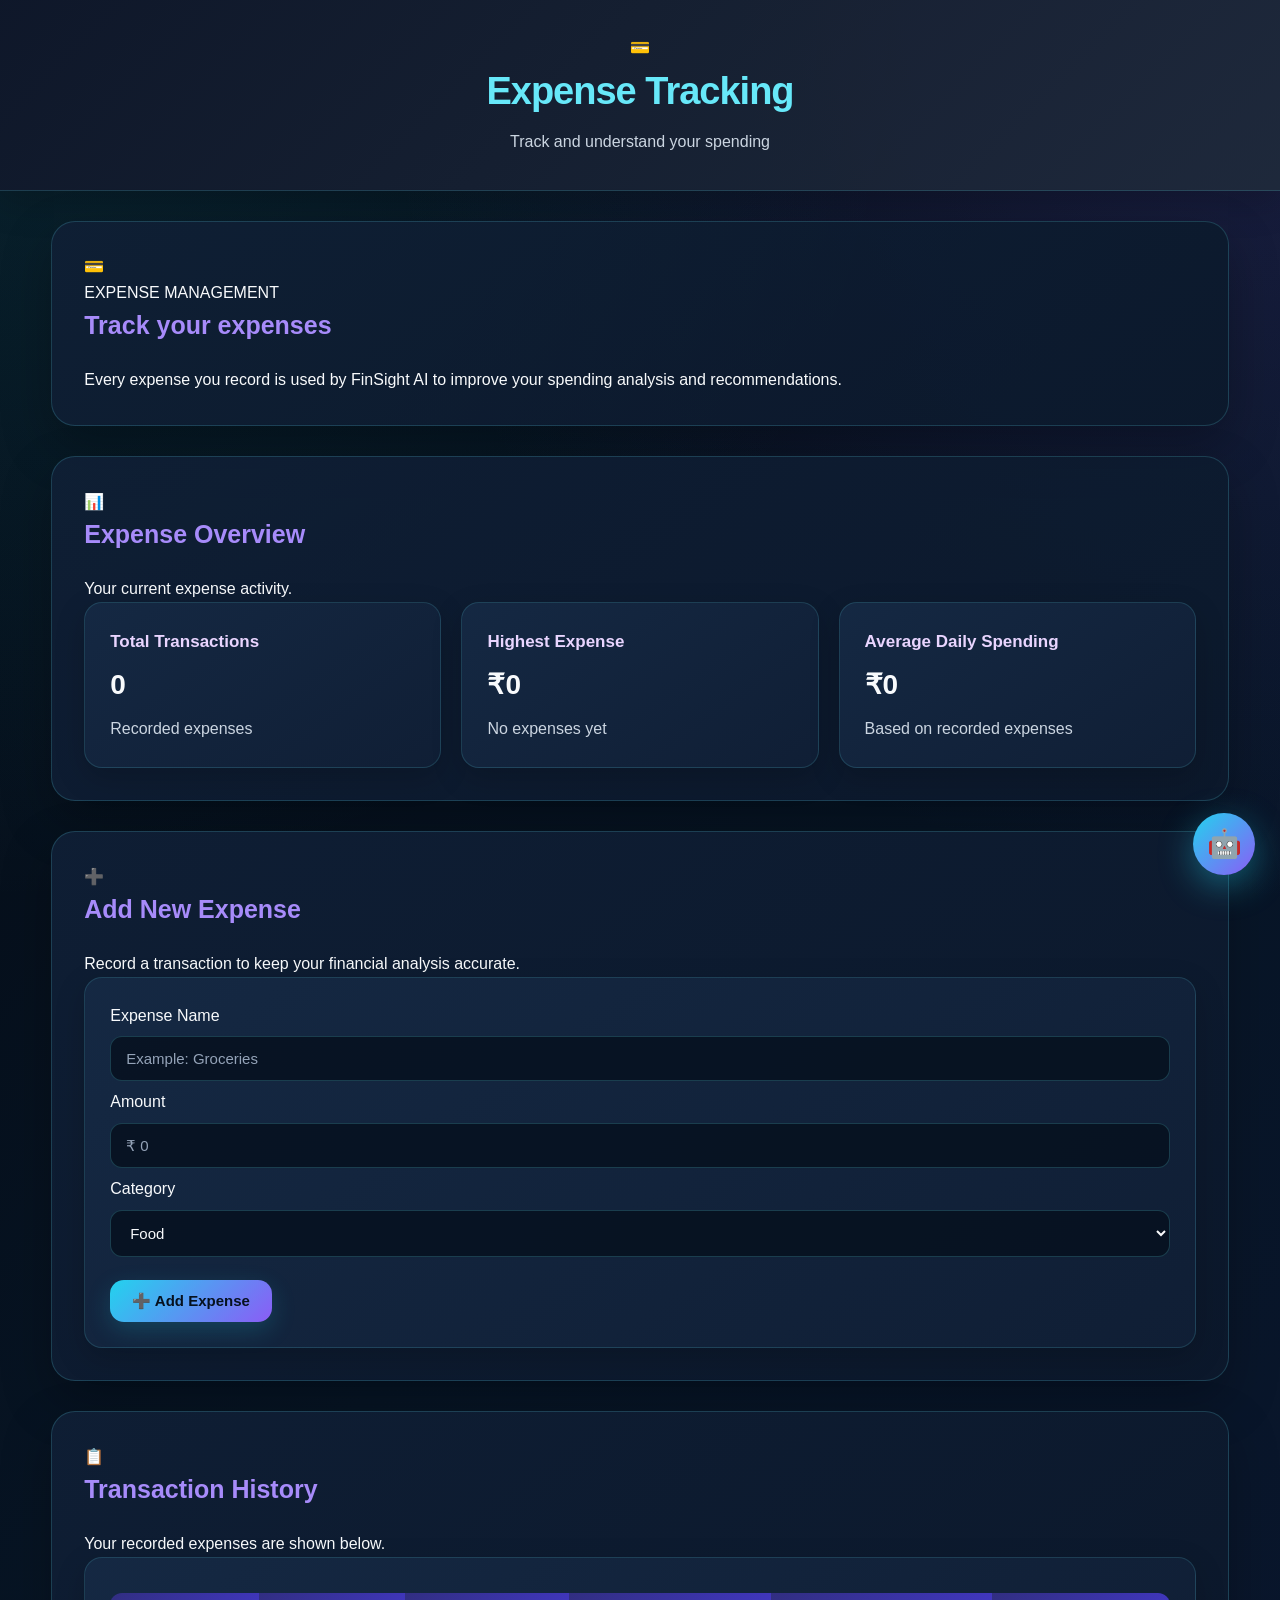
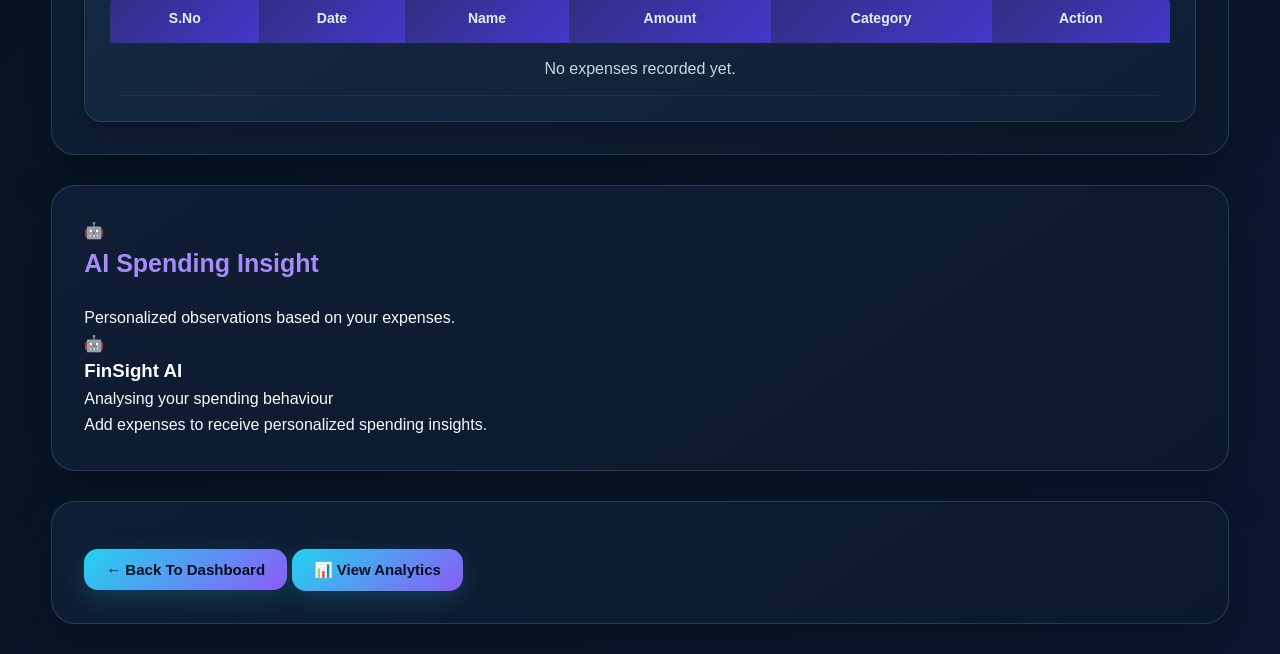
<file: expense-tracking.html>
<!DOCTYPE html>
<html lang="en">

<head>

    <meta charset="UTF-8">
    <meta name="viewport" content="width=device-width, initial-scale=1.0">

    <title>FinSight AI | Expense Tracking</title>

    <link rel="stylesheet" href="style.css">

</head>


<body>


<!-- =====================================
     HEADER
===================================== -->

<header>

    <div class="header-content">

        <div class="brand">

            <div class="brand-icon">
                💳
            </div>

            <div>

                <h1>Expense Tracking</h1>

                <p>
                    Track and understand your spending
                </p>

            </div>

        </div>

    </div>

</header>



<!-- =====================================
     PAGE INTRO
===================================== -->

<section class="page-intro">

    <div class="intro-icon">
        💳
    </div>

    <div>

        <span class="eyebrow">
            EXPENSE MANAGEMENT
        </span>

        <h2 id="expenseWelcome">
            Track your expenses
        </h2>

        <p>
            Every expense you record is used by FinSight AI
            to improve your spending analysis and recommendations.
        </p>

    </div>

</section>



<!-- =====================================
     EXPENSE SUMMARY
===================================== -->

<section>

    <div class="section-heading">

        <div class="section-icon">
            📊
        </div>

        <div>

            <h2>Expense Overview</h2>

            <p>
                Your current expense activity.
            </p>

        </div>

    </div>


    <div class="dashboard">


        <div class="card">

            <h3>
                Total Transactions
            </h3>

            <h2 id="totalTransactions">
                0
            </h2>

            <p>
                Recorded expenses
            </p>

        </div>



        <div class="card">

            <h3>
                Highest Expense
            </h3>

            <h2 id="highestExpense">
                ₹0
            </h2>

            <p id="highestExpenseName">
                No expenses yet
            </p>

        </div>



        <div class="card">

            <h3>
                Average Daily Spending
            </h3>

            <h2 id="dailyAverage">
                ₹0
            </h2>

            <p>
                Based on recorded expenses
            </p>

        </div>


    </div>

</section>



<!-- =====================================
     ADD EXPENSE
===================================== -->

<section>

    <div class="section-heading">

        <div class="section-icon">
            ➕
        </div>

        <div>

            <h2>Add New Expense</h2>

            <p>
                Record a transaction to keep your financial analysis accurate.
            </p>

        </div>

    </div>


    <div class="card">


        <div class="form-grid">


            <div class="input-group">

                <label for="expenseName">
                    Expense Name
                </label>

                <input
                    id="expenseName"
                    type="text"
                    placeholder="Example: Groceries"
                >

            </div>



            <div class="input-group">

                <label for="expenseAmount">
                    Amount
                </label>

                <input
                    id="expenseAmount"
                    type="number"
                    min="1"
                    placeholder="₹ 0"
                >

            </div>



            <div class="input-group">

                <label for="expenseCategory">
                    Category
                </label>

                <select id="expenseCategory">

                    <option value="Food">
                        Food
                    </option>

                    <option value="Travel">
                        Travel
                    </option>

                    <option value="Shopping">
                        Shopping
                    </option>

                    <option value="Education">
                        Education
                    </option>

                    <option value="Health">
                        Health
                    </option>

                    <option value="Bills">
                        Bills
                    </option>

                    <option value="Other">
                        Other
                    </option>

                </select>

            </div>


        </div>


        <button
            onclick="addExpense()"
        >

            ➕ Add Expense

        </button>


    </div>

</section>



<!-- =====================================
     TRANSACTION HISTORY
===================================== -->

<section>

    <div class="section-heading">

        <div class="section-icon">
            📋
        </div>

        <div>

            <h2>Transaction History</h2>

            <p>
                Your recorded expenses are shown below.
            </p>

        </div>

    </div>


    <div class="card">


        <div class="table-wrapper">

            <table id="expenseTable">

                <tr>

                    <th>
                        S.No
                    </th>

                    <th>
                        Date
                    </th>

                    <th>
                        Name
                    </th>

                    <th>
                        Amount
                    </th>

                    <th>
                        Category
                    </th>

                    <th>
                        Action
                    </th>

                </tr>

            </table>

        </div>


    </div>

</section>



<!-- =====================================
     AI EXPENSE INSIGHT
===================================== -->

<section>

    <div class="section-heading">

        <div class="section-icon">
            🤖
        </div>

        <div>

            <h2>AI Spending Insight</h2>

            <p>
                Personalized observations based on your expenses.
            </p>

        </div>

    </div>


    <div class="ai-insight-card">


        <div class="ai-insight-header">

            <span class="ai-avatar">
                🤖
            </span>

            <div>

                <h3>
                    FinSight AI
                </h3>

                <p>
                    Analysing your spending behaviour
                </p>

            </div>

        </div>


        <div id="expenseAIAdvice">

            Add expenses to receive personalized spending insights.

        </div>


    </div>

</section>



<!-- =====================================
     NAVIGATION
===================================== -->

<section class="page-actions">

    <button
        class="secondary-button"
        onclick="window.location.href='index.html'"
    >

        ← Back To Dashboard

    </button>


    <button
        onclick="window.location.href='analytics.html'"
    >

        📊 View Analytics

    </button>

</section>



<!-- =====================================
     AI CHAT BUTTON
===================================== -->

<div
    class="ai-button"
    onclick="openAIChat()"
>

    🤖

</div>



<!-- =====================================
     AI CHAT BOX
===================================== -->

<div
    class="ai-chat-box"
    id="aiChatBox"
>


    <div class="chat-header">

        <div>

            <h3>
                🤖 FinSight AI
            </h3>

            <p>
                Personal Financial Assistant
            </p>

        </div>


        <button
            class="chat-close"
            onclick="openAIChat()"
        >

            ×

        </button>

    </div>


    <div id="chatMessages">

        <p>
            🤖 Hi! Ask me about your expenses, savings,
            goals or budget.
        </p>

    </div>


    <div class="chat-input-area">

        <input
            id="aiInput"
            type="text"
            placeholder="Ask about your money..."
            onkeydown="if(event.key === 'Enter') sendMessage()"
        >


        <button
            onclick="sendMessage()"
        >

            Send

        </button>

    </div>

</div>



<!-- =====================================
     MASTER SCRIPT
===================================== -->

<script src="script.js"></script>



<!-- =====================================
     EXPENSE PAGE LOGIC
===================================== -->

<script>

document.addEventListener(
    "DOMContentLoaded",
    function () {


        const profile =
            JSON.parse(
                localStorage.getItem(
                    "finSightProfile"
                )
            );


        const expenses =
            JSON.parse(
                localStorage.getItem(
                    "expenses"
                )
            ) || [];



        /* =====================================
           WELCOME
        ===================================== */

        const welcome =
            document.getElementById(
                "expenseWelcome"
            );


        if (welcome && profile) {

            welcome.innerHTML =
                "Welcome " +
                escapeHTML(profile.name) +
                " 👋 Track your spending";

        }



        /* =====================================
           BASIC SUMMARY
        ===================================== */

        const totalTransactions =
            document.getElementById(
                "totalTransactions"
            );


        if (totalTransactions) {

            totalTransactions.innerHTML =
                expenses.length;

        }



        /* =====================================
           HIGHEST EXPENSE
        ===================================== */

        const highestExpense =
            document.getElementById(
                "highestExpense"
            );


        const highestExpenseName =
            document.getElementById(
                "highestExpenseName"
            );


        if (
            expenses.length > 0 &&
            highestExpense
        ) {

            const highest =
                expenses.reduce(
                    function (max, expense) {

                        return Number(
                            expense.amount
                        ) >
                        Number(
                            max.amount
                        )
                            ? expense
                            : max;

                    }
                );


            highestExpense.innerHTML =
                formatCurrency(
                    highest.amount
                );


            if (highestExpenseName) {

                highestExpenseName.innerHTML =
                    escapeHTML(
                        highest.name
                    ) +
                    " • " +
                    escapeHTML(
                        highest.category
                    );

            }

        }



        /* =====================================
           AVERAGE DAILY SPENDING
        ===================================== */

        const dailyAverage =
            document.getElementById(
                "dailyAverage"
            );


        if (dailyAverage) {

            const total =
                expenses.reduce(
                    function (
                        sum,
                        expense
                    ) {

                        return (
                            sum +
                            Number(
                                expense.amount
                            )
                        );

                    },
                    0
                );


            const average =
                total / 30;


            dailyAverage.innerHTML =
                formatCurrency(
                    average
                );

        }



        /* =====================================
           AI EXPENSE INSIGHT
        ===================================== */

        const aiAdvice =
            document.getElementById(
                "expenseAIAdvice"
            );


        if (
            aiAdvice &&
            expenses.length > 0
        ) {


            const categories = {};


            expenses.forEach(
                function (expense) {

                    const category =
                        expense.category ||
                        "Other";


                    if (
                        !categories[category]
                    ) {

                        categories[category] =
                            0;

                    }


                    categories[category] +=
                        Number(
                            expense.amount
                        ) || 0;

                }
            );


            let highestCategory =
                "Other";


            let highestCategoryAmount =
                0;


            Object.keys(
                categories
            ).forEach(
                function (category) {

                    if (
                        categories[category] >
                        highestCategoryAmount
                    ) {

                        highestCategory =
                            category;

                        highestCategoryAmount =
                            categories[category];

                    }

                }
            );


            let message =
                "📊 Your highest recorded spending category is " +
                escapeHTML(
                    highestCategory
                ) +
                " at " +
                formatCurrency(
                    highestCategoryAmount
                ) +
                ".";


            if (
                profile &&
                profile.salary > 0
            ) {


                const income =
                    Number(
                        profile.salary
                    ) +
                    Number(
                        profile.otherIncome ||
                        0
                    );


                const percentage =
                    (
                        highestCategoryAmount /
                        income
                    ) * 100;


                if (
                    percentage > 20
                ) {

                    message +=
                        "<br><br>⚠️ This category is taking a significant share of your income. Consider setting a clear limit for it.";

                }

                else {

                    message +=
                        "<br><br>🟢 This category is currently at a manageable level compared with your income.";

                }

            }


            aiAdvice.innerHTML =
                message;

        }

    }
);



function formatCurrency(amount) {

    return "₹" +
        Number(
            amount || 0
        ).toLocaleString(
            "en-IN"
        );

}


function escapeHTML(value) {

    return String(
        value || ""
    )
        .replace(
            /&/g,
            "&amp;"
        )
        .replace(
            /</g,
            "&lt;"
        )
        .replace(
            />/g,
            "&gt;"
        )
        .replace(
            /"/g,
            "&quot;"
        )
        .replace(
            /'/g,
            "&#039;"
        );

}

</script>



</body>

</html>
</file>
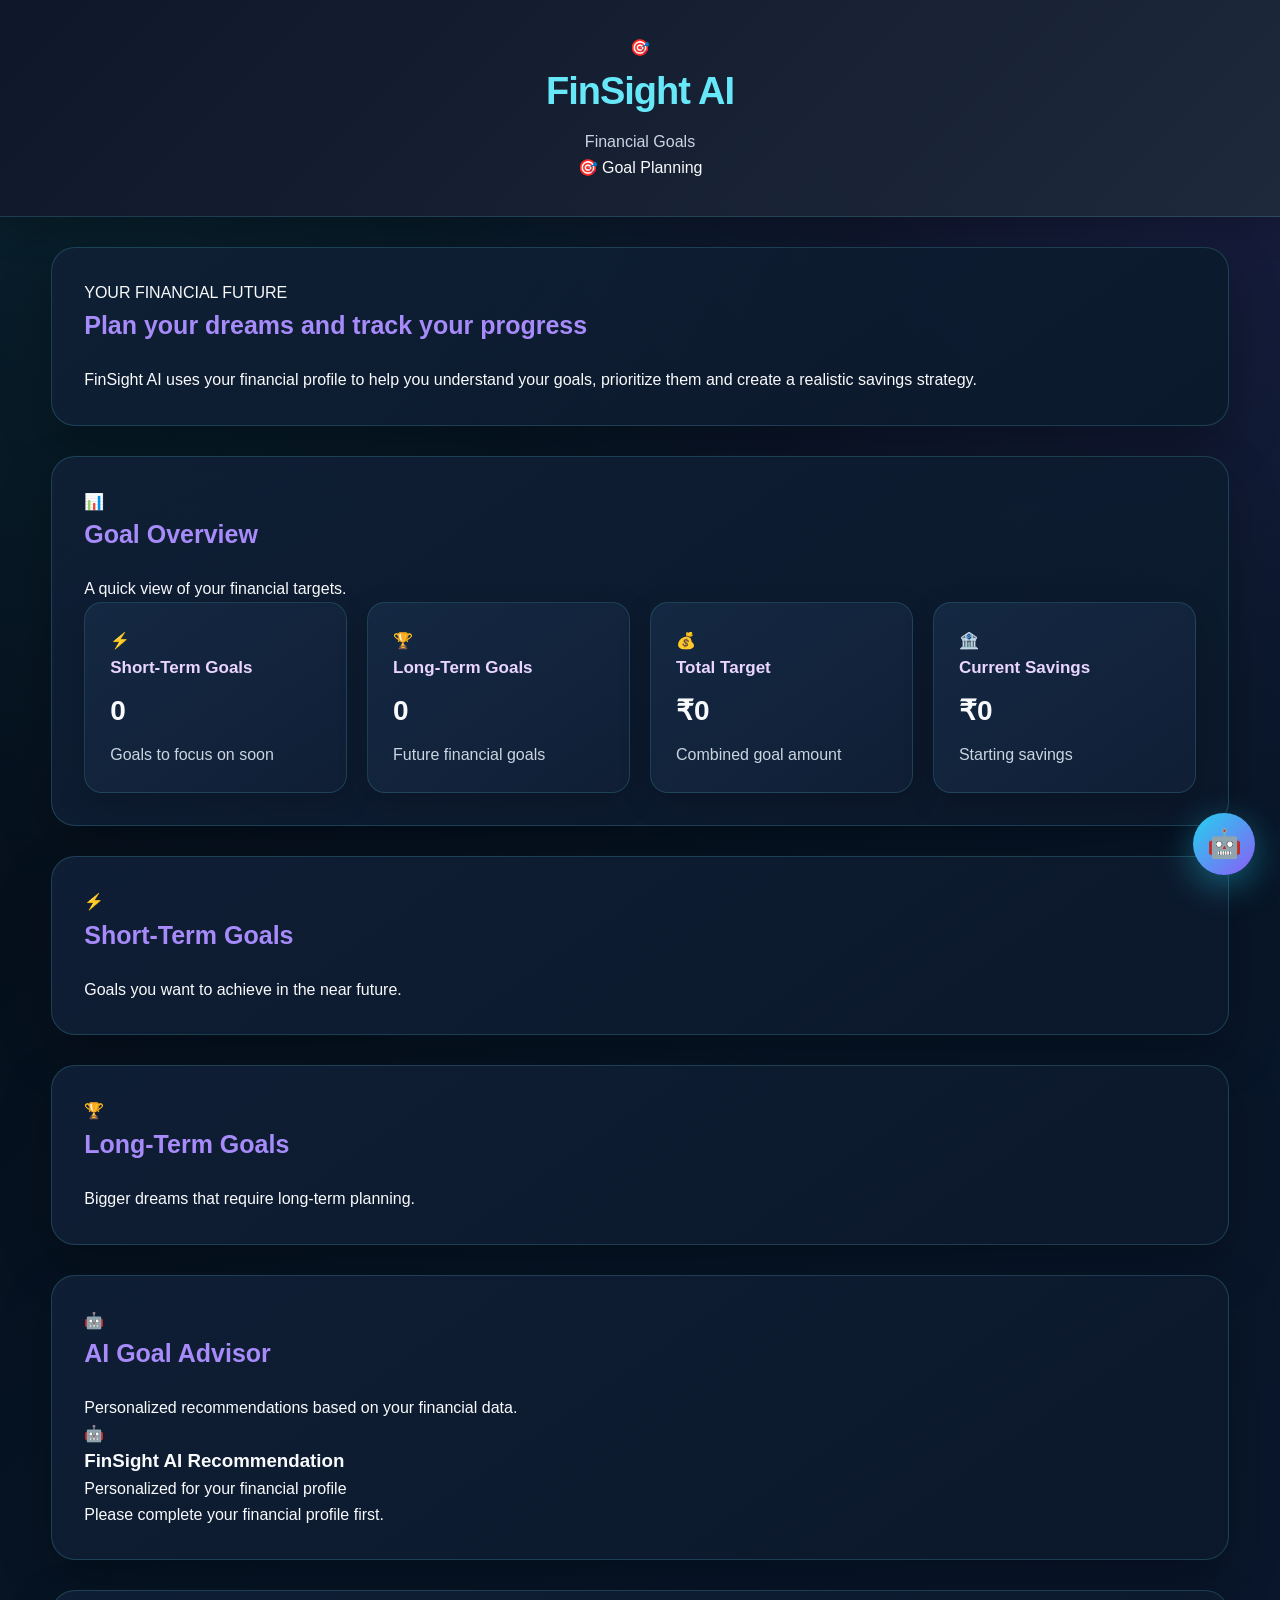
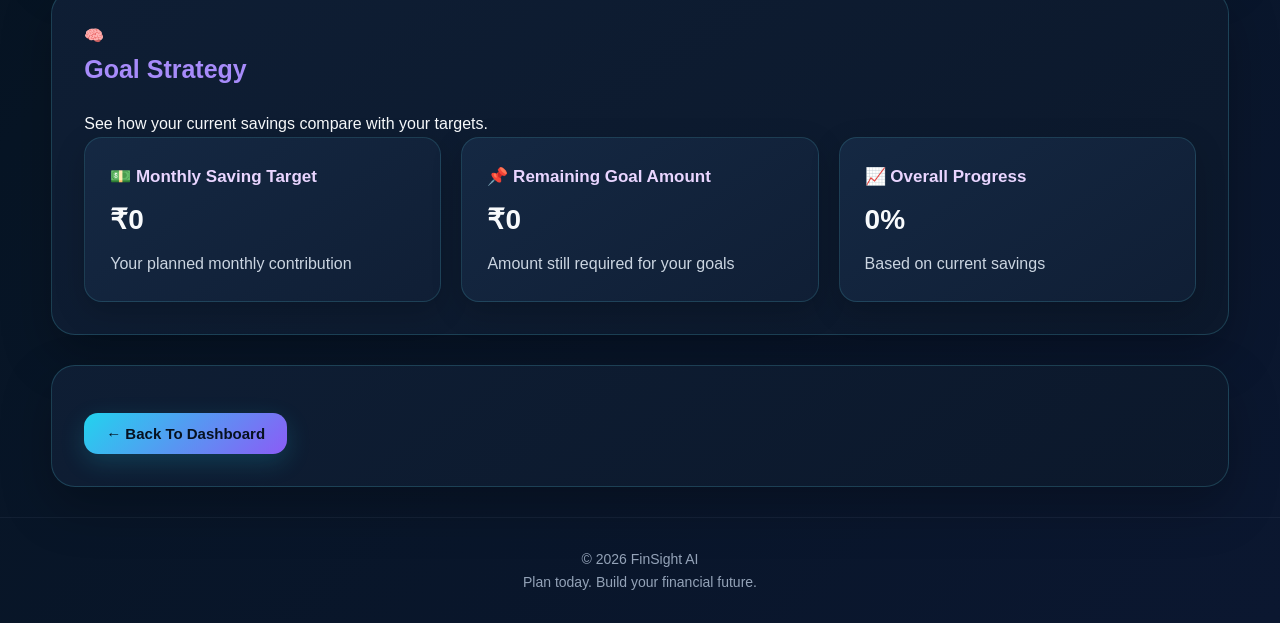
<file: goals.html>
<!DOCTYPE html>
<html lang="en">

<head>

    <meta charset="UTF-8">
    <meta name="viewport" content="width=device-width, initial-scale=1.0">

    <title>FinSight AI | Financial Goals</title>

    <link rel="stylesheet" href="style.css">

</head>


<body>


<!-- =====================================
     HEADER
===================================== -->

<header>

    <div class="header-content">

        <div class="brand">

            <div class="brand-icon">
                🎯
            </div>

            <div>

                <h1>FinSight AI</h1>

                <p>Financial Goals</p>

            </div>

        </div>


        <div class="header-badge">
            🎯 Goal Planning
        </div>

    </div>

</header>



<!-- =====================================
     PAGE INTRO
===================================== -->

<section class="page-intro">

    <div>

        <span class="eyebrow">
            YOUR FINANCIAL FUTURE
        </span>

        <h2 id="goalWelcome">
            Plan your dreams and track your progress
        </h2>

        <p>
            FinSight AI uses your financial profile to help you
            understand your goals, prioritize them and create
            a realistic savings strategy.
        </p>

    </div>

</section>



<!-- =====================================
     GOALS SUMMARY
===================================== -->

<section>

    <div class="section-heading">

        <div class="section-icon">
            📊
        </div>

        <div>

            <h2>Goal Overview</h2>

            <p>
                A quick view of your financial targets.
            </p>

        </div>

    </div>


    <div class="dashboard">


        <div class="card">

            <span class="card-icon">
                ⚡
            </span>

            <h3>
                Short-Term Goals
            </h3>

            <h2 id="shortGoalCount">
                0
            </h2>

            <p>
                Goals to focus on soon
            </p>

        </div>



        <div class="card">

            <span class="card-icon">
                🏆
            </span>

            <h3>
                Long-Term Goals
            </h3>

            <h2 id="longGoalCount">
                0
            </h2>

            <p>
                Future financial goals
            </p>

        </div>



        <div class="card">

            <span class="card-icon">
                💰
            </span>

            <h3>
                Total Target
            </h3>

            <h2 id="totalGoalAmount">
                ₹0
            </h2>

            <p>
                Combined goal amount
            </p>

        </div>



        <div class="card">

            <span class="card-icon">
                🏦
            </span>

            <h3>
                Current Savings
            </h3>

            <h2 id="goalCurrentSavings">
                ₹0
            </h2>

            <p>
                Starting savings
            </p>

        </div>


    </div>

</section>



<!-- =====================================
     SHORT-TERM GOALS
===================================== -->

<section>

    <div class="section-heading">

        <div class="section-icon">
            ⚡
        </div>

        <div>

            <h2>Short-Term Goals</h2>

            <p>
                Goals you want to achieve in the near future.
            </p>

        </div>

    </div>


    <div
        class="dashboard"
        id="shortGoalsContainer"
    >

    </div>

</section>



<!-- =====================================
     LONG-TERM GOALS
===================================== -->

<section>

    <div class="section-heading">

        <div class="section-icon">
            🏆
        </div>

        <div>

            <h2>Long-Term Goals</h2>

            <p>
                Bigger dreams that require long-term planning.
            </p>

        </div>

    </div>


    <div
        class="dashboard"
        id="longGoalsContainer"
    >

    </div>

</section>



<!-- =====================================
     AI GOAL ADVISOR
===================================== -->

<section>

    <div class="section-heading">

        <div class="section-icon">
            🤖
        </div>

        <div>

            <h2>AI Goal Advisor</h2>

            <p>
                Personalized recommendations based on your financial data.
            </p>

        </div>

    </div>


    <div class="ai-insight-card">

        <div class="ai-insight-header">

            <span class="ai-avatar">
                🤖
            </span>

            <div>

                <h3>
                    FinSight AI Recommendation
                </h3>

                <p>
                    Personalized for your financial profile
                </p>

            </div>

        </div>


        <div id="goalAI">

            Analysing your goals...

        </div>

    </div>

</section>



<!-- =====================================
     GOAL STRATEGY
===================================== -->

<section>

    <div class="section-heading">

        <div class="section-icon">
            🧠
        </div>

        <div>

            <h2>Goal Strategy</h2>

            <p>
                See how your current savings compare with your targets.
            </p>

        </div>

    </div>


    <div class="dashboard">


        <div class="card">

            <h3>
                💵 Monthly Saving Target
            </h3>

            <h2 id="goalSavingTarget">
                ₹0
            </h2>

            <p>
                Your planned monthly contribution
            </p>

        </div>



        <div class="card">

            <h3>
                📌 Remaining Goal Amount
            </h3>

            <h2 id="remainingGoalAmount">
                ₹0
            </h2>

            <p>
                Amount still required for your goals
            </p>

        </div>



        <div class="card">

            <h3>
                📈 Overall Progress
            </h3>

            <h2 id="overallGoalProgress">
                0%
            </h2>

            <p>
                Based on current savings
            </p>

        </div>


    </div>

</section>



<!-- =====================================
     BACK BUTTON
===================================== -->

<section class="page-actions">

    <button
        class="secondary-button"
        onclick="history.back()"
    >

        ← Back To Dashboard

    </button>

</section>



<!-- =====================================
     AI CHAT BUTTON
===================================== -->

<div
    class="ai-button"
    onclick="openAIChat()"
    aria-label="Open FinSight AI Assistant"
>

    🤖

</div>



<!-- =====================================
     AI CHAT BOX
===================================== -->

<div
    class="ai-chat-box"
    id="aiChatBox"
>

    <div class="chat-header">

        <div>

            <h3>
                🤖 FinSight AI
            </h3>

            <p>
                Personal Financial Assistant
            </p>

        </div>

        <button
            class="chat-close"
            onclick="openAIChat()"
        >

            ×

        </button>

    </div>


    <div id="chatMessages">

        <p class="ai-message">
            🤖 Hi! I know your financial profile.
            Ask me about your goals, savings, expenses,
            salary or budget.
        </p>

    </div>


    <div class="chat-input-area">

        <input
            id="aiInput"
            type="text"
            placeholder="Ask about your money..."
            onkeydown="if(event.key==='Enter') sendMessage()"
        >


        <button
            onclick="sendMessage()"
        >

            Send

        </button>

    </div>

</div>



<!-- =====================================
     FOOTER
===================================== -->

<footer>

    <p>
        © 2026 FinSight AI
    </p>

    <p>
        Plan today. Build your financial future.
    </p>

</footer>



<!-- =====================================
     MAIN SCRIPT
===================================== -->

<script src="script.js"></script>



<!-- =====================================
     GOAL PAGE LOGIC
===================================== -->

<script>

document.addEventListener("DOMContentLoaded", function () {


    const profile =
        JSON.parse(localStorage.getItem("finSightProfile"));


    if (!profile) {

        document.getElementById("goalAI").innerHTML = `
            <div class="empty-state">
                <h3>⚠️ Financial profile not found</h3>
                <p>
                    Please create your financial profile first
                    to receive personalized goal recommendations.
                </p>

                <button
                    onclick="window.location.href='setup.html'"
                >
                    Create Financial Profile
                </button>
            </div>
        `;

        return;

    }



    /* =====================================
       WELCOME
    ===================================== */

    document.getElementById("goalWelcome").innerHTML =
        "Welcome " +
        escapeHTML(profile.name || "there") +
        " 👋 Let's build your financial future";



    /* =====================================
       GET GOALS SAFELY
    ===================================== */

    const shortGoals =
        Array.isArray(profile.shortGoals)
            ? profile.shortGoals
            : [];


    const longGoals =
        Array.isArray(profile.longGoals)
            ? profile.longGoals
            : [];



    /* =====================================
       SUMMARY
    ===================================== */

    document.getElementById("shortGoalCount").innerText =
        shortGoals.filter(g => g.goal && Number(g.amount) > 0).length;


    document.getElementById("longGoalCount").innerText =
        longGoals.filter(g => g.goal && Number(g.amount) > 0).length;



    let totalGoalAmount = 0;


    shortGoals.forEach(function (goal) {

        totalGoalAmount += Number(goal.amount) || 0;

    });


    longGoals.forEach(function (goal) {

        totalGoalAmount += Number(goal.amount) || 0;

    });



    const currentSavings =
        Number(profile.currentSavings) || 0;


    const savingTarget =
        Number(profile.savingTarget) || 0;



    document.getElementById("totalGoalAmount").innerText =
        formatCurrency(totalGoalAmount);


    document.getElementById("goalCurrentSavings").innerText =
        formatCurrency(currentSavings);


    document.getElementById("goalSavingTarget").innerText =
        formatCurrency(savingTarget);



    /* =====================================
       REMAINING GOAL AMOUNT
    ===================================== */

    const remainingAmount =
        Math.max(totalGoalAmount - currentSavings, 0);


    document.getElementById("remainingGoalAmount").innerText =
        formatCurrency(remainingAmount);



    /* =====================================
       OVERALL PROGRESS
    ===================================== */

    let progress = 0;


    if (totalGoalAmount > 0) {

        progress =
            Math.min(
                Math.round(
                    (currentSavings / totalGoalAmount) * 100
                ),
                100
            );

    }


    document.getElementById("overallGoalProgress").innerText =
        progress + "%";



    /* =====================================
       DISPLAY SHORT GOALS
    ===================================== */

    const shortContainer =
        document.getElementById("shortGoalsContainer");


    shortContainer.innerHTML = "";


    shortGoals.forEach(function (goal, index) {

        if (!goal.goal || Number(goal.amount) <= 0) {
            return;
        }


        shortContainer.innerHTML +=
            createGoalCard(
                goal,
                "🎯",
                "Short-Term Goal",
                index
            );

    });



    if (shortContainer.innerHTML === "") {

        shortContainer.innerHTML = `
            <div class="empty-state">

                <h3>
                    No short-term goals added
                </h3>

                <p>
                    Add your goals from your financial profile.
                </p>

            </div>
        `;

    }



    /* =====================================
       DISPLAY LONG GOALS
    ===================================== */

    const longContainer =
        document.getElementById("longGoalsContainer");


    longContainer.innerHTML = "";


    longGoals.forEach(function (goal, index) {

        if (!goal.goal || Number(goal.amount) <= 0) {
            return;
        }


        longContainer.innerHTML +=
            createGoalCard(
                goal,
                "🏆",
                "Long-Term Goal",
                index
            );

    });



    if (longContainer.innerHTML === "") {

        longContainer.innerHTML = `
            <div class="empty-state">

                <h3>
                    No long-term goals added
                </h3>

                <p>
                    Add your goals from your financial profile.
                </p>

            </div>
        `;

    }



    /* =====================================
       AI GOAL RECOMMENDATION
    ===================================== */

    generateGoalAI(
        profile,
        totalGoalAmount,
        currentSavings,
        savingTarget,
        shortGoals,
        longGoals
    );

});



/* =====================================
   CREATE GOAL CARD
===================================== */

function createGoalCard(
    goal,
    icon,
    type,
    index
) {


    const target =
        Number(goal.amount) || 0;


    const currentSavings =
        Number(
            JSON.parse(
                localStorage.getItem("finSightProfile")
            ).currentSavings
        ) || 0;


    let progress = 0;


    if (target > 0) {

        progress =
            Math.min(
                Math.round(
                    (currentSavings / target) * 100
                ),
                100
            );

    }


    const remaining =
        Math.max(
            target - currentSavings,
            0
        );


    let status = "";


    if (progress >= 100) {

        status =
            `<span class="goal-status success">
                ✓ Target Covered
             </span>`;

    }

    else if (progress >= 50) {

        status =
            `<span class="goal-status progress-status">
                ● Good Progress
             </span>`;

    }

    else {

        status =
            `<span class="goal-status warning">
                ● Needs Planning
             </span>`;

    }



    return `

        <div class="goal-card">

            <div class="goal-card-header">

                <div class="goal-icon">
                    ${icon}
                </div>

                <div>

                    <span class="goal-type">
                        ${type}
                    </span>

                    <h3>
                        ${escapeHTML(goal.goal)}
                    </h3>

                </div>

            </div>


            <div class="goal-amount">

                <span>
                    Target
                </span>

                <strong>
                    ${formatCurrency(target)}
                </strong>

            </div>


            <div class="goal-progress-info">

                <span>
                    Current savings
                </span>

                <strong>
                    ${formatCurrency(currentSavings)}
                </strong>

            </div>


            <div class="progress-bar">

                <div
                    class="progress-fill"
                    style="width:${progress}%"
                ></div>

            </div>


            <div class="goal-progress-info">

                <span>
                    Progress
                </span>

                <strong>
                    ${progress}%
                </strong>

            </div>


            <div class="goal-bottom">

                <span>
                    Remaining: ${formatCurrency(remaining)}
                </span>

                ${status}

            </div>

        </div>

    `;

}



/* =====================================
   PERSONALIZED AI GOAL ADVISOR
===================================== */

function generateGoalAI(
    profile,
    totalGoalAmount,
    currentSavings,
    savingTarget,
    shortGoals,
    longGoals
) {


    const salary =
        Number(profile.salary) || 0;


    const otherIncome =
        Number(profile.otherIncome) || 0;


    const totalIncome =
        salary + otherIncome;


    const expenses =
        (Number(profile.rent) || 0) +
        (Number(profile.emi) || 0) +
        (Number(profile.bills) || 0) +
        (Number(profile.food) || 0) +
        (Number(profile.travel) || 0) +
        (Number(profile.shopping) || 0) +
        (Number(profile.otherExpense) || 0);


    const monthlySurplus =
        Math.max(
            totalIncome - expenses,
            0
        );


    const activeShortGoals =
        shortGoals.filter(
            g => g.goal && Number(g.amount) > 0
        );


    const activeLongGoals =
        longGoals.filter(
            g => g.goal && Number(g.amount) > 0
        );


    let messages = [];



    /* =====================================
       NO GOALS
    ===================================== */

    if (
        activeShortGoals.length === 0 &&
        activeLongGoals.length === 0
    ) {

        messages.push(
            "You haven't added any financial goals yet."
        );

        messages.push(
            "Consider starting with one realistic short-term goal."
        );

    }



    /* =====================================
       SAVINGS ANALYSIS
    ===================================== */

    if (savingTarget > 0 && monthlySurplus > 0) {

        if (savingTarget <= monthlySurplus) {

            messages.push(
                `Your monthly saving target of ${formatCurrency(savingTarget)}
                 appears achievable based on your current estimated surplus
                 of ${formatCurrency(monthlySurplus)}.`
            );

        }

        else {

            messages.push(
                `Your saving target of ${formatCurrency(savingTarget)}
                 is higher than your estimated monthly surplus of
                 ${formatCurrency(monthlySurplus)}. Consider reducing the target
                 or your discretionary spending.`
            );

        }

    }



    /* =====================================
       GOAL PRIORITY
    ===================================== */

    if (activeShortGoals.length > 0) {

        const firstGoal =
            activeShortGoals[0];


        messages.push(
            `Your first priority could be "${firstGoal.goal}"
             with a target of ${formatCurrency(firstGoal.amount)}.
             Focus on building this goal consistently before spreading
             your savings too thin.`
        );

    }



    /* =====================================
       CURRENT SAVINGS
    ===================================== */

    if (totalGoalAmount > 0) {

        const progress =
            Math.round(
                (currentSavings / totalGoalAmount) * 100
            );


        if (progress >= 100) {

            messages.push(
                "Your current savings are enough to cover the combined
                 target amount shown here. You are in a strong position."
            );

        }

        else if (progress >= 50) {

            messages.push(
                `You have already covered approximately ${progress}%
                 of your combined goal targets. Keep the momentum going.`
            );

        }

        else {

            messages.push(
                `You have covered approximately ${progress}%
                 of your combined goal targets. A consistent monthly
                 saving habit will help you close the gap.`
            );

        }

    }



    /* =====================================
       LONG-TERM GOALS
    ===================================== */

    if (activeLongGoals.length > 0) {

        messages.push(
            `For your long-term goals, avoid trying to fund everything
             at once. Allocate a fixed portion of your monthly surplus
             and increase it when your income grows.`
        );

    }



    /* =====================================
       HIGH EXPENSE WARNING
    ===================================== */

    if (
        totalIncome > 0 &&
        expenses > totalIncome * 0.7
    ) {

        messages.push(
            "Your estimated monthly expenses are above 70% of your income.
             Before aggressively increasing goal contributions, work on
             reducing unnecessary spending."
        );

    }



    /* =====================================
       EMPTY FALLBACK
    ===================================== */

    if (messages.length === 0) {

        messages.push(
            "Your financial profile has been analysed.
             Continue tracking expenses and saving consistently
             towards your goals."
        );

    }



    const aiBox =
        document.getElementById("goalAI");


    aiBox.innerHTML = `

        <div class="ai-recommendations">

            ${messages.map(function (message, index) {

                return `

                    <div class="ai-recommendation">

                        <span class="recommendation-number">
                            ${index + 1}
                        </span>

                        <p>
                            ${message}
                        </p>

                    </div>

                `;

            }).join("")}

        </div>

    `;

}



/* =====================================
   FORMAT CURRENCY
===================================== */

function formatCurrency(amount) {

    return "₹" +
        Number(amount || 0).toLocaleString("en-IN");

}



/* =====================================
   BASIC HTML SAFETY
===================================== */

function escapeHTML(value) {

    return String(value || "")
        .replace(/&/g, "&amp;")
        .replace(/</g, "&lt;")
        .replace(/>/g, "&gt;")
        .replace(/"/g, "&quot;")
        .replace(/'/g, "&#039;");

}

</script>


</body>

</html>
</file>
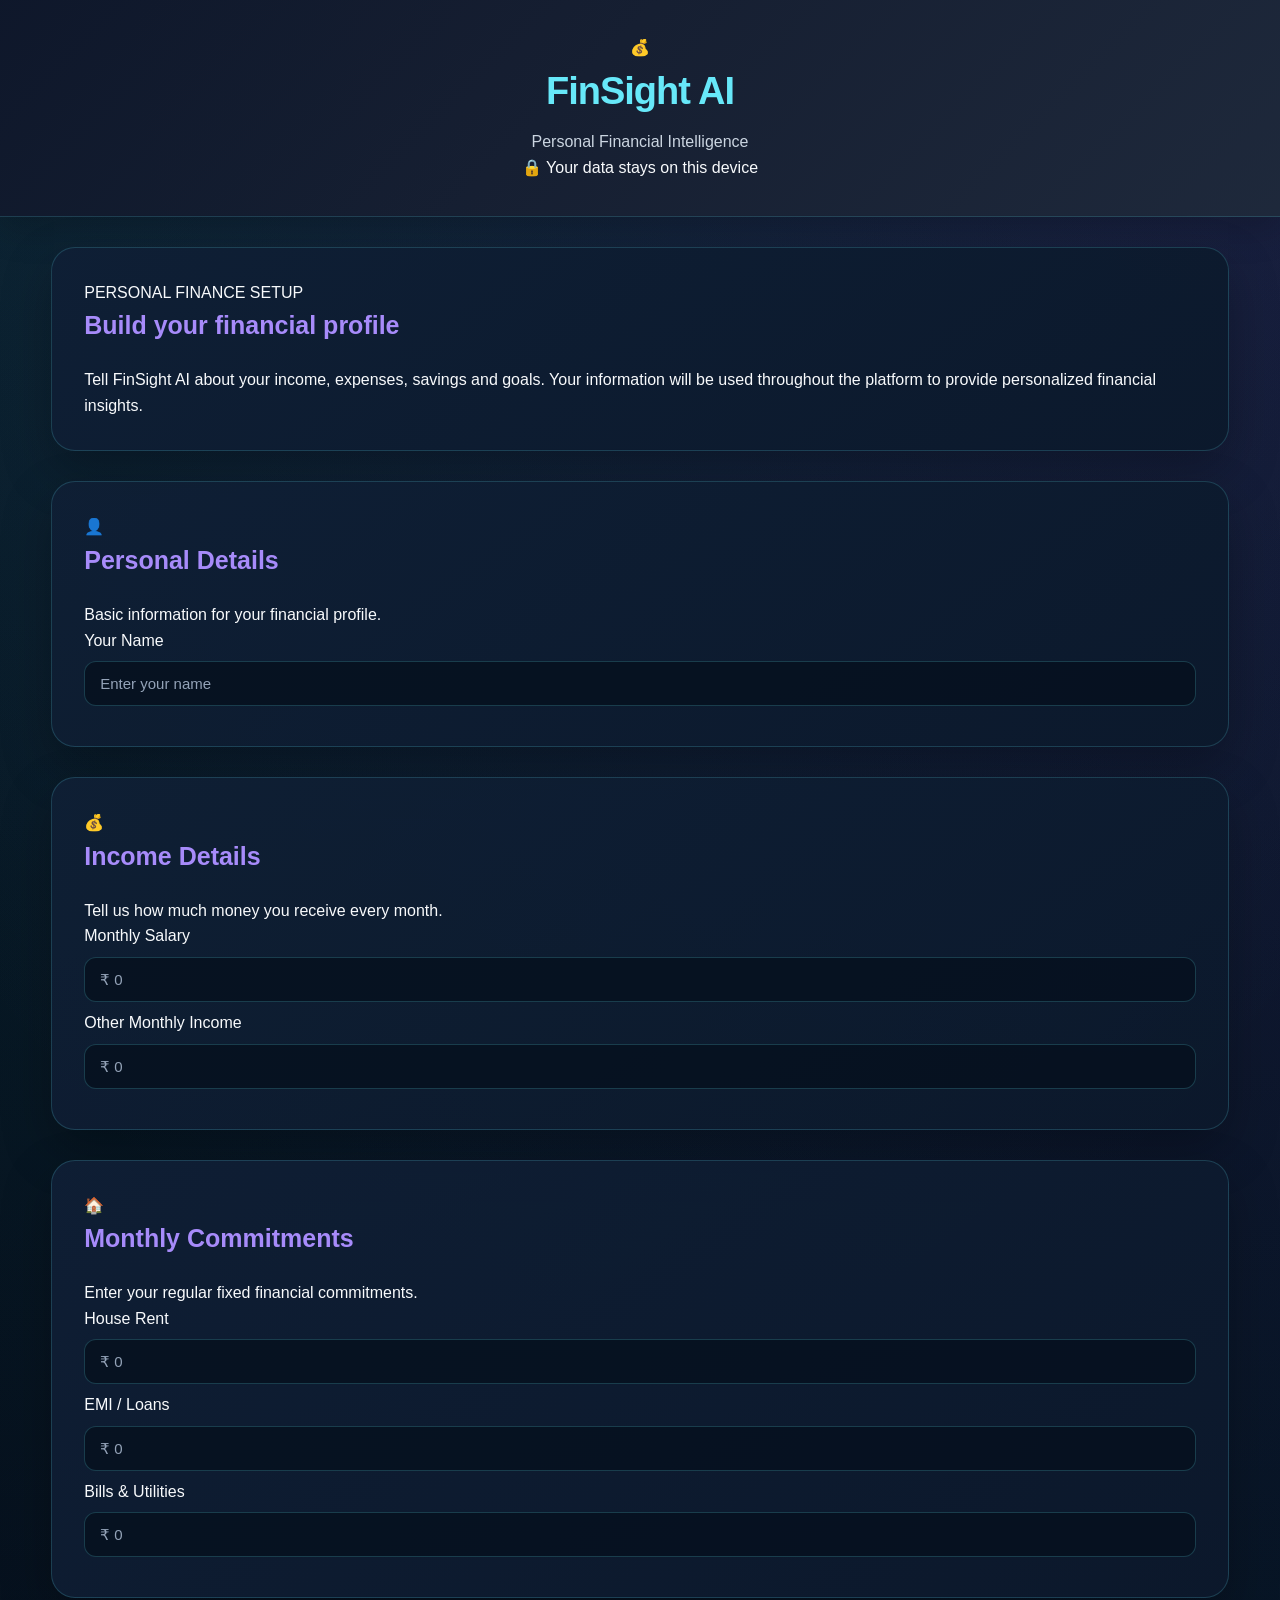
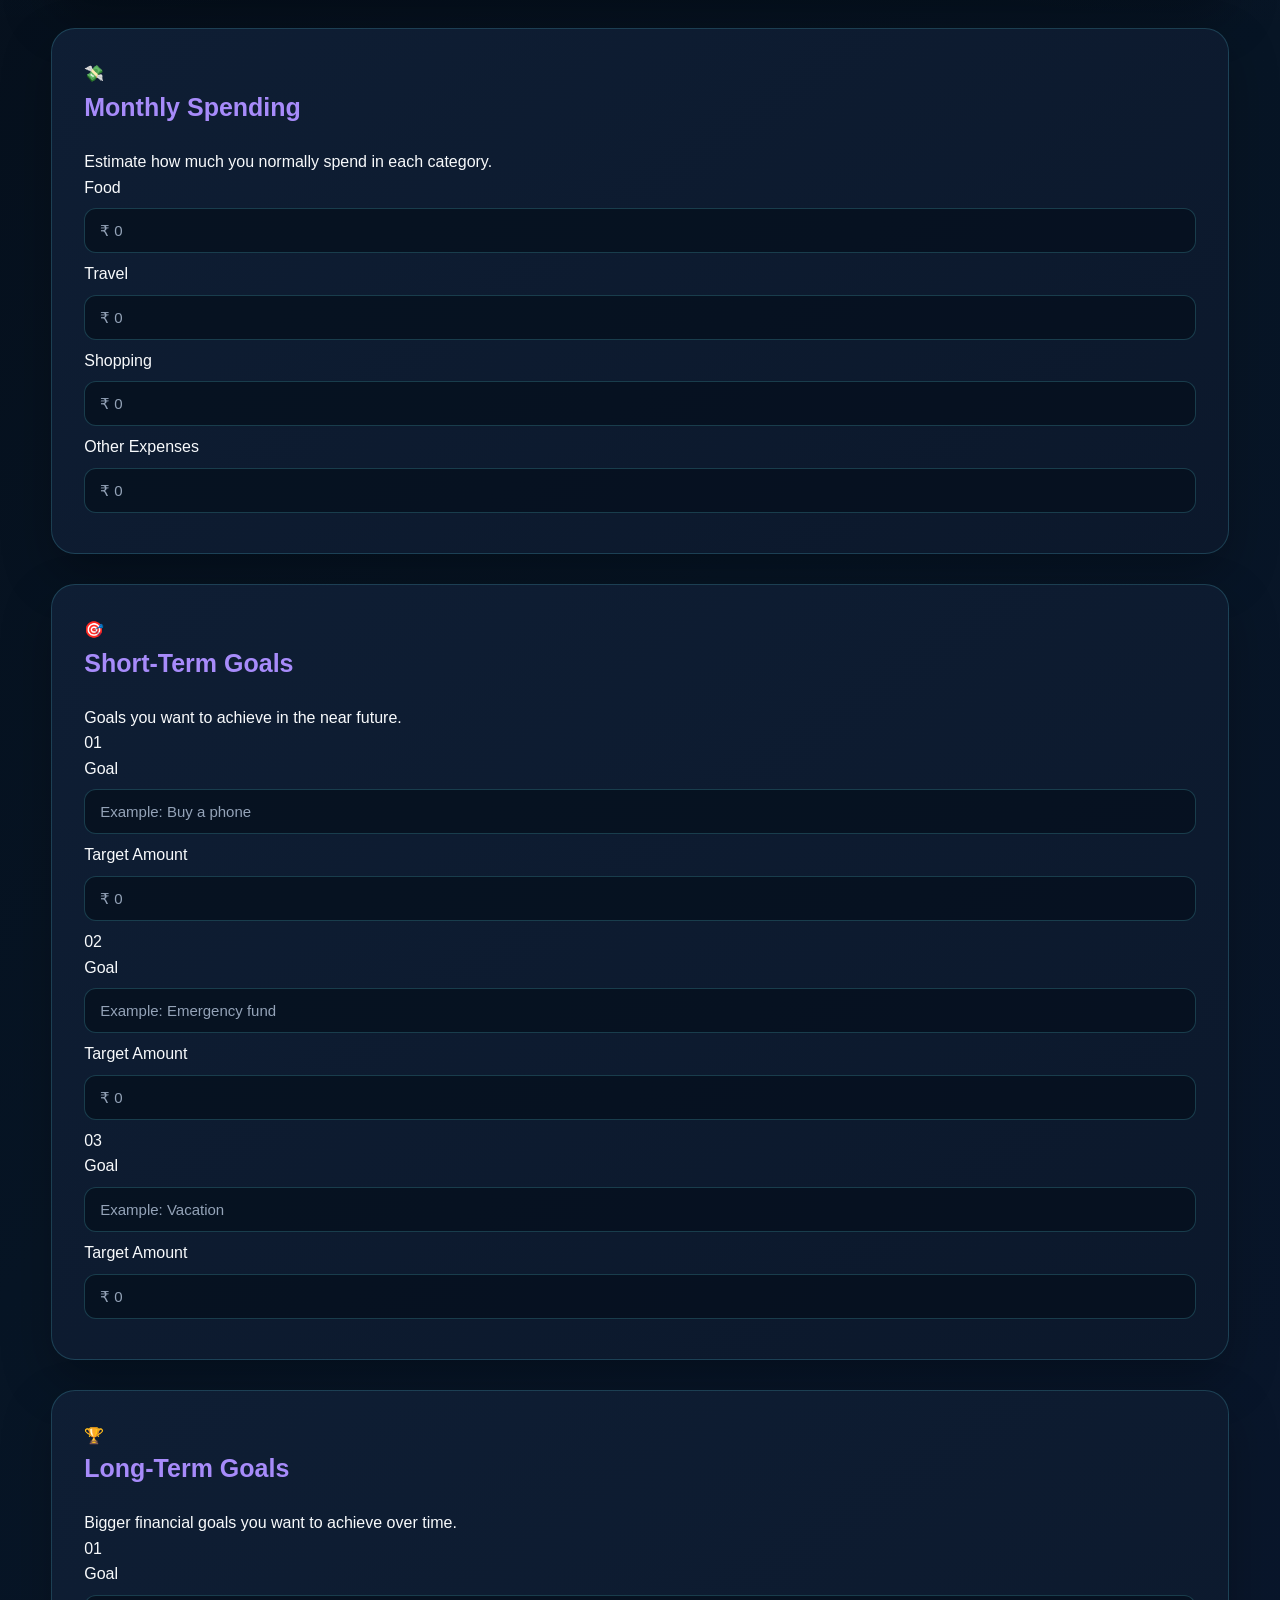
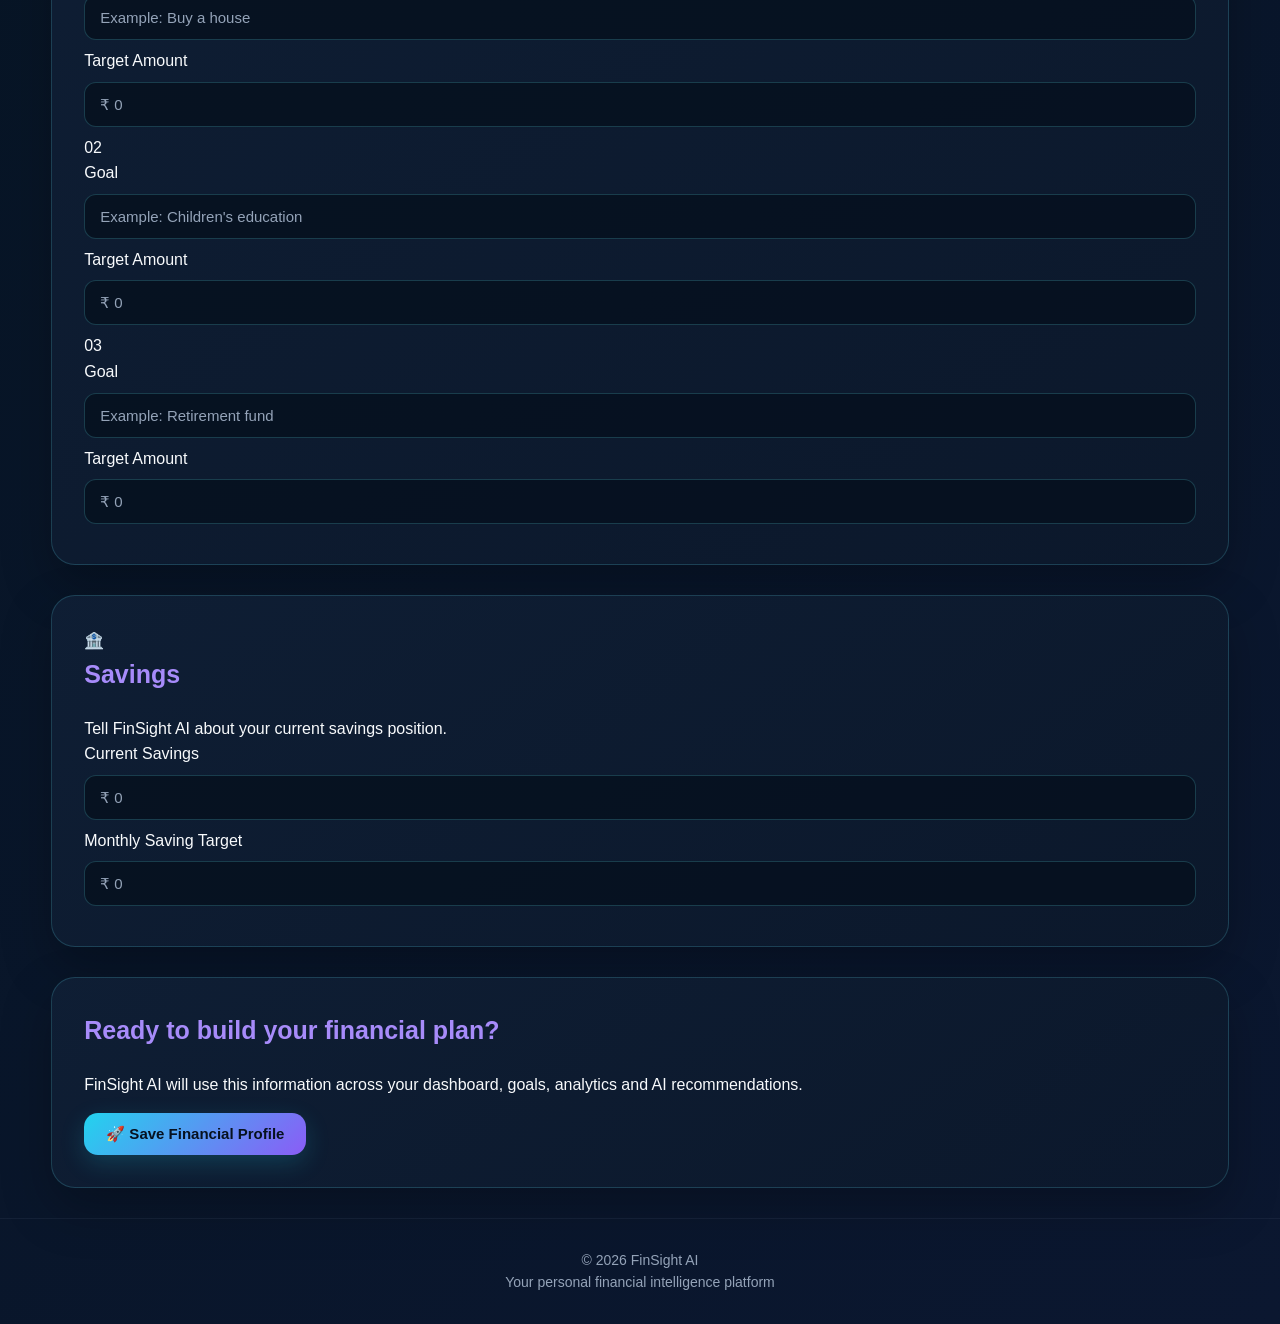
<file: setup.html>
<!DOCTYPE html>
<html lang="en">

<head>

    <meta charset="UTF-8">
    <meta name="viewport" content="width=device-width, initial-scale=1.0">

    <title>FinSight AI | Financial Profile</title>

    <link rel="stylesheet" href="style.css">

</head>


<body>


<!-- ==============================
     HEADER
================================ -->

<header>

    <div class="header-content">

        <div class="brand">

            <div class="brand-icon">
                💰
            </div>

            <div>

                <h1>FinSight AI</h1>

                <p>Personal Financial Intelligence</p>

            </div>

        </div>

        <div class="header-badge">
            🔒 Your data stays on this device
        </div>

    </div>

</header>



<!-- ==============================
     PAGE INTRO
================================ -->

<section class="page-intro">

    <div>

        <span class="eyebrow">
            PERSONAL FINANCE SETUP
        </span>

        <h2>
            Build your financial profile
        </h2>

        <p>
            Tell FinSight AI about your income, expenses,
            savings and goals. Your information will be used
            throughout the platform to provide personalized
            financial insights.
        </p>

    </div>

</section>



<!-- ==============================
     PROFILE FORM
================================ -->

<main class="setup-container">


    <!-- ==========================
         PERSONAL DETAILS
    =========================== -->

    <section class="form-section">

        <div class="section-heading">

            <div class="section-icon">
                👤
            </div>

            <div>

                <h2>Personal Details</h2>

                <p>
                    Basic information for your financial profile.
                </p>

            </div>

        </div>


        <div class="form-grid">

            <div class="input-group full-width">

                <label for="userName">
                    Your Name
                </label>

                <input
                    id="userName"
                    type="text"
                    placeholder="Enter your name"
                >

            </div>

        </div>

    </section>



    <!-- ==========================
         INCOME
    =========================== -->

    <section class="form-section">

        <div class="section-heading">

            <div class="section-icon">
                💰
            </div>

            <div>

                <h2>Income Details</h2>

                <p>
                    Tell us how much money you receive every month.
                </p>

            </div>

        </div>


        <div class="form-grid">

            <div class="input-group">

                <label for="salary">
                    Monthly Salary
                </label>

                <input
                    id="salary"
                    type="number"
                    min="0"
                    placeholder="₹ 0"
                >

            </div>


            <div class="input-group">

                <label for="otherIncome">
                    Other Monthly Income
                </label>

                <input
                    id="otherIncome"
                    type="number"
                    min="0"
                    placeholder="₹ 0"
                >

            </div>

        </div>

    </section>



    <!-- ==========================
         COMMITMENTS
    =========================== -->

    <section class="form-section">

        <div class="section-heading">

            <div class="section-icon">
                🏠
            </div>

            <div>

                <h2>Monthly Commitments</h2>

                <p>
                    Enter your regular fixed financial commitments.
                </p>

            </div>

        </div>


        <div class="form-grid">

            <div class="input-group">

                <label for="rent">
                    House Rent
                </label>

                <input
                    id="rent"
                    type="number"
                    min="0"
                    placeholder="₹ 0"
                >

            </div>


            <div class="input-group">

                <label for="emi">
                    EMI / Loans
                </label>

                <input
                    id="emi"
                    type="number"
                    min="0"
                    placeholder="₹ 0"
                >

            </div>


            <div class="input-group">

                <label for="bills">
                    Bills & Utilities
                </label>

                <input
                    id="bills"
                    type="number"
                    min="0"
                    placeholder="₹ 0"
                >

            </div>

        </div>

    </section>



    <!-- ==========================
         SPENDING
    =========================== -->

    <section class="form-section">

        <div class="section-heading">

            <div class="section-icon">
                💸
            </div>

            <div>

                <h2>Monthly Spending</h2>

                <p>
                    Estimate how much you normally spend in each category.
                </p>

            </div>

        </div>


        <div class="form-grid">

            <div class="input-group">

                <label for="food">
                    Food
                </label>

                <input
                    id="food"
                    type="number"
                    min="0"
                    placeholder="₹ 0"
                >

            </div>


            <div class="input-group">

                <label for="travel">
                    Travel
                </label>

                <input
                    id="travel"
                    type="number"
                    min="0"
                    placeholder="₹ 0"
                >

            </div>


            <div class="input-group">

                <label for="shopping">
                    Shopping
                </label>

                <input
                    id="shopping"
                    type="number"
                    min="0"
                    placeholder="₹ 0"
                >

            </div>


            <div class="input-group">

                <label for="otherExpense">
                    Other Expenses
                </label>

                <input
                    id="otherExpense"
                    type="number"
                    min="0"
                    placeholder="₹ 0"
                >

            </div>

        </div>

    </section>



    <!-- ==========================
         SHORT TERM GOALS
    =========================== -->

    <section class="form-section">

        <div class="section-heading">

            <div class="section-icon">
                🎯
            </div>

            <div>

                <h2>Short-Term Goals</h2>

                <p>
                    Goals you want to achieve in the near future.
                </p>

            </div>

        </div>


        <div class="goal-form">

            <div class="goal-number">
                01
            </div>

            <div class="goal-fields">

                <div class="input-group">

                    <label for="shortGoal1">
                        Goal
                    </label>

                    <input
                        id="shortGoal1"
                        type="text"
                        placeholder="Example: Buy a phone"
                    >

                </div>


                <div class="input-group">

                    <label for="shortAmount1">
                        Target Amount
                    </label>

                    <input
                        id="shortAmount1"
                        type="number"
                        min="0"
                        placeholder="₹ 0"
                    >

                </div>

            </div>

        </div>



        <div class="goal-form">

            <div class="goal-number">
                02
            </div>

            <div class="goal-fields">

                <div class="input-group">

                    <label for="shortGoal2">
                        Goal
                    </label>

                    <input
                        id="shortGoal2"
                        type="text"
                        placeholder="Example: Emergency fund"
                    >

                </div>


                <div class="input-group">

                    <label for="shortAmount2">
                        Target Amount
                    </label>

                    <input
                        id="shortAmount2"
                        type="number"
                        min="0"
                        placeholder="₹ 0"
                    >

                </div>

            </div>

        </div>



        <div class="goal-form">

            <div class="goal-number">
                03
            </div>

            <div class="goal-fields">

                <div class="input-group">

                    <label for="shortGoal3">
                        Goal
                    </label>

                    <input
                        id="shortGoal3"
                        type="text"
                        placeholder="Example: Vacation"
                    >

                </div>


                <div class="input-group">

                    <label for="shortAmount3">
                        Target Amount
                    </label>

                    <input
                        id="shortAmount3"
                        type="number"
                        min="0"
                        placeholder="₹ 0"
                    >

                </div>

            </div>

        </div>

    </section>



    <!-- ==========================
         LONG TERM GOALS
    =========================== -->

    <section class="form-section">

        <div class="section-heading">

            <div class="section-icon">
                🏆
            </div>

            <div>

                <h2>Long-Term Goals</h2>

                <p>
                    Bigger financial goals you want to achieve over time.
                </p>

            </div>

        </div>


        <div class="goal-form">

            <div class="goal-number">
                01
            </div>

            <div class="goal-fields">

                <div class="input-group">

                    <label for="longGoal1">
                        Goal
                    </label>

                    <input
                        id="longGoal1"
                        type="text"
                        placeholder="Example: Buy a house"
                    >

                </div>


                <div class="input-group">

                    <label for="longAmount1">
                        Target Amount
                    </label>

                    <input
                        id="longAmount1"
                        type="number"
                        min="0"
                        placeholder="₹ 0"
                    >

                </div>

            </div>

        </div>



        <div class="goal-form">

            <div class="goal-number">
                02
            </div>

            <div class="goal-fields">

                <div class="input-group">

                    <label for="longGoal2">
                        Goal
                    </label>

                    <input
                        id="longGoal2"
                        type="text"
                        placeholder="Example: Children's education"
                    >

                </div>


                <div class="input-group">

                    <label for="longAmount2">
                        Target Amount
                    </label>

                    <input
                        id="longAmount2"
                        type="number"
                        min="0"
                        placeholder="₹ 0"
                    >

                </div>

            </div>

        </div>



        <div class="goal-form">

            <div class="goal-number">
                03
            </div>

            <div class="goal-fields">

                <div class="input-group">

                    <label for="longGoal3">
                        Goal
                    </label>

                    <input
                        id="longGoal3"
                        type="text"
                        placeholder="Example: Retirement fund"
                    >

                </div>


                <div class="input-group">

                    <label for="longAmount3">
                        Target Amount
                    </label>

                    <input
                        id="longAmount3"
                        type="number"
                        min="0"
                        placeholder="₹ 0"
                    >

                </div>

            </div>

        </div>

    </section>



    <!-- ==========================
         SAVINGS
    =========================== -->

    <section class="form-section">

        <div class="section-heading">

            <div class="section-icon">
                🏦
            </div>

            <div>

                <h2>Savings</h2>

                <p>
                    Tell FinSight AI about your current savings position.
                </p>

            </div>

        </div>


        <div class="form-grid">

            <div class="input-group">

                <label for="currentSavings">
                    Current Savings
                </label>

                <input
                    id="currentSavings"
                    type="number"
                    min="0"
                    placeholder="₹ 0"
                >

            </div>


            <div class="input-group">

                <label for="savingTarget">
                    Monthly Saving Target
                </label>

                <input
                    id="savingTarget"
                    type="number"
                    min="0"
                    placeholder="₹ 0"
                >

            </div>

        </div>

    </section>



    <!-- ==========================
         SAVE
    =========================== -->

    <section class="profile-submit">

        <div>

            <h2>
                Ready to build your financial plan?
            </h2>

            <p>
                FinSight AI will use this information across your
                dashboard, goals, analytics and AI recommendations.
            </p>

        </div>


        <button
            type="button"
            onclick="saveProfile()"
            class="primary-button"
        >

            🚀 Save Financial Profile

        </button>

    </section>


</main>



<!-- ==============================
     FOOTER
================================ -->

<footer>

    <p>
        © 2026 FinSight AI
    </p>

    <p>
        Your personal financial intelligence platform
    </p>

</footer>



<script src="script.js"></script>


</body>

</html>
</file>
<file: style.css>
/* =========================================================
   FinSight AI
   Professional Global Styles
   ========================================================= */

* {
    margin: 0;
    padding: 0;
    box-sizing: border-box;
}

:root {
    --bg-main: #07111f;
    --bg-secondary: #0b1729;
    --bg-card: #101f35;
    --bg-card-light: #152943;

    --primary: #22d3ee;
    --primary-light: #67e8f9;

    --secondary: #8b5cf6;
    --secondary-light: #a78bfa;

    --success: #34d399;
    --warning: #fbbf24;
    --danger: #fb7185;

    --text-main: #f8fafc;
    --text-secondary: #cbd5e1;
    --text-muted: #94a3b8;

    --border: rgba(103, 232, 249, 0.18);

    --shadow:
        0 20px 50px rgba(0, 0, 0, 0.25);

    --radius-large: 24px;
    --radius-medium: 18px;
    --radius-small: 12px;
}


/* =========================================================
   BODY
   ========================================================= */

body {
    min-height: 100vh;

    font-family:
        Inter,
        Arial,
        Helvetica,
        sans-serif;

    background:
        radial-gradient(
            circle at top left,
            rgba(34, 211, 238, 0.12),
            transparent 35%
        ),

        radial-gradient(
            circle at top right,
            rgba(139, 92, 246, 0.15),
            transparent 35%
        ),

        linear-gradient(
            135deg,
            #050b14,
            #071525,
            #0b1730
        );

    color: var(--text-main);

    line-height: 1.6;

    overflow-x: hidden;
}


/* =========================================================
   HEADER
   ========================================================= */

header {
    width: 100%;

    padding: 35px 20px;

    text-align: center;

    background:
        linear-gradient(
            135deg,
            rgba(15, 23, 42, 0.97),
            rgba(30, 41, 59, 0.97)
        );

    border-bottom:
        1px solid var(--border);

    box-shadow:
        0 10px 35px rgba(0, 0, 0, 0.2);
}

header h1 {
    font-size: 38px;

    font-weight: 800;

    letter-spacing: -1px;

    color: var(--primary-light);
}

header p {
    margin-top: 8px;

    color: var(--text-secondary);

    font-size: 16px;
}


/* =========================================================
   NAVIGATION
   ========================================================= */

nav {
    margin-top: 18px;

    color: var(--text-secondary);

    font-size: 14px;

    letter-spacing: 0.3px;
}


/* =========================================================
   HERO
   ========================================================= */

.hero {
    text-align: center;

    padding: 65px 30px;

    background:
        linear-gradient(
            135deg,
            rgba(8, 47, 73, 0.65),
            rgba(49, 46, 129, 0.65)
        );
}

.hero h1 {
    max-width: 850px;

    margin:
        0 auto 20px;

    font-size: 48px;

    line-height: 1.15;

    font-weight: 800;

    letter-spacing: -1.5px;
}

.hero > p {
    max-width: 700px;

    margin: 0 auto 25px;

    color: var(--text-secondary);

    font-size: 18px;
}

.hero-points {
    margin: 25px auto;

    max-width: 600px;
}

.hero-points p {
    margin: 8px 0;

    color: #dbeafe;
}


/* =========================================================
   SECTIONS
   ========================================================= */

section {
    width: 92%;

    max-width: 1250px;

    margin: 30px auto;

    padding: 32px;

    background:
        linear-gradient(
            145deg,
            rgba(15, 31, 53, 0.96),
            rgba(12, 25, 44, 0.96)
        );

    border:
        1px solid var(--border);

    border-radius: var(--radius-large);

    box-shadow: var(--shadow);
}

section h2 {
    margin-bottom: 22px;

    color: var(--secondary-light);

    font-size: 25px;

    font-weight: 750;
}

section > p {
    color: var(--text-secondary);
}


/* =========================================================
   DASHBOARD GRID
   ========================================================= */

.dashboard {
    display: grid;

    grid-template-columns:
        repeat(
            auto-fit,
            minmax(220px, 1fr)
        );

    gap: 20px;
}


/* =========================================================
   CARDS
   ========================================================= */

.card {
    position: relative;

    min-width: 0;

    padding: 25px;

    background:
        linear-gradient(
            145deg,
            rgba(21, 41, 67, 0.98),
            rgba(16, 31, 53, 0.98)
        );

    border:
        1px solid rgba(
            103,
            232,
            249,
            0.15
        );

    border-radius: var(--radius-medium);

    box-shadow:
        0 10px 30px rgba(0, 0, 0, 0.18);

    transition:
        transform 0.25s ease,
        box-shadow 0.25s ease,
        border-color 0.25s ease;
}

.card:hover {
    transform: translateY(-4px);

    border-color:
        rgba(103, 232, 249, 0.35);

    box-shadow:
        0 18px 40px rgba(
            0,
            0,
            0,
            0.3
        );
}

.card h2 {
    margin: 8px 0;

    color: var(--text-main);

    font-size: 28px;
}

.card h3 {
    margin-bottom: 8px;

    color: #e9d5ff;

    font-size: 17px;
}

.card p {
    color: var(--text-secondary);
}


/* =========================================================
   CLICKABLE CARDS
   ========================================================= */

.feature-card {
    cursor: pointer;
}

.feature-card:active {
    transform: scale(0.98);
}


/* =========================================================
   BUTTONS
   ========================================================= */

button {
    display: inline-flex;

    align-items: center;

    justify-content: center;

    gap: 8px;

    padding:
        12px 22px;

    margin-top: 15px;

    border: none;

    border-radius: 14px;

    background:
        linear-gradient(
            135deg,
            var(--primary),
            var(--secondary)
        );

    color: #06111f;

    font-size: 15px;

    font-weight: 750;

    cursor: pointer;

    box-shadow:
        0 8px 25px rgba(
            34,
            211,
            238,
            0.18
        );

    transition:
        transform 0.2s ease,
        box-shadow 0.2s ease,
        opacity 0.2s ease;
}

button:hover {
    transform: translateY(-2px);

    box-shadow:
        0 12px 30px rgba(
            34,
            211,
            238,
            0.3
        );
}

button:active {
    transform: translateY(0);
}


/* =========================================================
   INPUTS
   ========================================================= */

input,
select {
    width: 100%;

    padding: 13px 15px;

    margin: 8px 0;

    border:
        1px solid rgba(
            103,
            232,
            249,
            0.2
        );

    border-radius: var(--radius-small);

    outline: none;

    background:
        rgba(7, 17, 31, 0.85);

    color: var(--text-main);

    font-size: 15px;

    transition:
        border-color 0.2s ease,
        box-shadow 0.2s ease;
}

input:focus,
select:focus {
    border-color: var(--primary);

    box-shadow:
        0 0 0 3px
        rgba(
            34,
            211,
            238,
            0.1
        );
}

input::placeholder {
    color: var(--text-muted);
}

select option {
    background: #0b1729;

    color: white;
}


/* =========================================================
   TABLE
   ========================================================= */

table {
    width: 100%;

    border-collapse: collapse;

    margin-top: 10px;

    overflow: hidden;

    border-radius: 12px;
}

th {
    padding: 14px;

    background:
        linear-gradient(
            135deg,
            #312e81,
            #4338ca
        );

    color: #e0f2fe;

    font-size: 14px;

    text-align: center;
}

td {
    padding: 13px;

    color: var(--text-secondary);

    text-align: center;

    border-bottom:
        1px solid
        rgba(
            148,
            163,
            184,
            0.12
        );
}

tr:hover td {
    background:
        rgba(
            34,
            211,
            238,
            0.04
        );
}


/* =========================================================
   ANALYTICS
   ========================================================= */

.analytics-container {
    display: grid;

    grid-template-columns:
        repeat(
            2,
            minmax(0, 1fr)
        );

    gap: 22px;
}

.chart-box {
    min-width: 0;

    padding: 22px;

    background:
        rgba(
            7,
            17,
            31,
            0.65
        );

    border:
        1px solid
        rgba(
            103,
            232,
            249,
            0.12
        );

    border-radius: var(--radius-medium);
}

.chart-box h3 {
    margin-bottom: 15px;

    color: var(--text-main);
}

.chart-box canvas {
    max-height: 280px !important;
}

.full-chart {
    grid-column: 1 / -1;

    width: 100%;
}


/* =========================================================
   GOALS
   ========================================================= */

.goal-card {
    padding: 22px;

    margin-bottom: 18px;

    background:
        linear-gradient(
            145deg,
            #101f35,
            #152943
        );

    border:
        1px solid
        rgba(
            167,
            139,
            250,
            0.2
        );

    border-radius: var(--radius-medium);
}

.goal-card h3 {
    color: var(--secondary-light);
}


/* =========================================================
   PROGRESS BAR
   ========================================================= */

.progress-container {
    width: 100%;

    height: 10px;

    margin-top: 15px;

    overflow: hidden;

    border-radius: 20px;

    background:
        #1e293b;
}

.progress-bar {
    height: 100%;

    border-radius: 20px;

    background:
        linear-gradient(
            90deg,
            var(--primary),
            var(--secondary)
        );

    transition:
        width 0.5s ease;
}


/* =========================================================
   AI CHAT BUTTON
   ========================================================= */

.ai-button {
    position: fixed;

    right: 25px;

    bottom: 25px;

    width: 62px;

    height: 62px;

    display: flex;

    align-items: center;

    justify-content: center;

    border-radius: 50%;

    background:
        linear-gradient(
            135deg,
            var(--primary),
            var(--secondary)
        );

    color: #06111f;

    font-size: 28px;

    cursor: pointer;

    box-shadow:
        0 10px 35px
        rgba(
            34,
            211,
            238,
            0.4
        );

    z-index: 9999;

    transition:
        transform 0.2s ease;
}

.ai-button:hover {
    transform: scale(1.08);
}


/* =========================================================
   AI CHAT POPUP
   ========================================================= */

.ai-chat-box {
    position: fixed;

    right: 25px;

    bottom: 100px;

    width: 360px;

    max-width: calc(100vw - 30px);

    padding: 20px;

    display: none;

    background:
        rgba(
            15,
            31,
            53,
            0.98
        );

    border:
        1px solid
        rgba(
            103,
            232,
            249,
            0.2
        );

    border-radius: 20px;

    box-shadow:
        0 25px 60px
        rgba(
            0,
            0,
            0,
            0.45
        );

    z-index: 9999;
}

.ai-chat-box h3 {
    margin-bottom: 15px;

    text-align: center;

    color: var(--primary-light);
}

#chatMessages {
    height: 220px;

    overflow-y: auto;

    padding: 12px;

    background:
        #07111f;

    border-radius: 12px;

    border:
        1px solid
        rgba(
            148,
            163,
            184,
            0.1
        );
}

#chatMessages p {
    margin: 8px 0;

    padding: 7px;

    color: var(--text-secondary);

    font-size: 14px;
}

.ai-chat-box input {
    width: 72%;

    display: inline-block;

    margin-top: 12px;
}

.ai-chat-box button {
    width: 24%;

    padding: 11px 5px;

    margin-left: 2%;
}


/* =========================================================
   FOOTER
   ========================================================= */

footer {
    padding: 30px 20px;

    text-align: center;

    color: var(--text-muted);

    font-size: 14px;

    border-top:
        1px solid
        rgba(
            148,
            163,
            184,
            0.08
        );
}


/* =========================================================
   MOBILE
   ========================================================= */

@media (max-width: 768px) {

    header {
        padding: 28px 15px;
    }

    header h1 {
        font-size: 30px;
    }

    .hero {
        padding: 45px 20px;
    }

    .hero h1 {
        font-size: 32px;
    }

    .hero > p {
        font-size: 16px;
    }

    section {
        width: 94%;

        padding: 22px;

        margin: 20px auto;
    }

    section h2 {
        font-size: 22px;
    }

    .dashboard {
        grid-template-columns: 1fr;
    }

    .analytics-container {
        grid-template-columns: 1fr;
    }

    .full-chart {
        grid-column: auto;
    }

    .card {
        padding: 20px;
    }

    table {
        display: block;

        overflow-x: auto;

        white-space: nowrap;
    }

    .ai-button {
        right: 18px;

        bottom: 18px;
    }

    .ai-chat-box {
        right: 15px;

        bottom: 90px;

        width: calc(100vw - 30px);
    }
}


/* =========================================================
   SMALL MOBILE
   ========================================================= */

@media (max-width: 480px) {

    header h1 {
        font-size: 26px;
    }

    .hero h1 {
        font-size: 27px;
    }

    section {
        padding: 18px;
    }

    button {
        width: 100%;
    }

    .ai-chat-box input {
        width: 100%;
    }

    .ai-chat-box button {
        width: 100%;

        margin-left: 0;
    }
}
</file>
